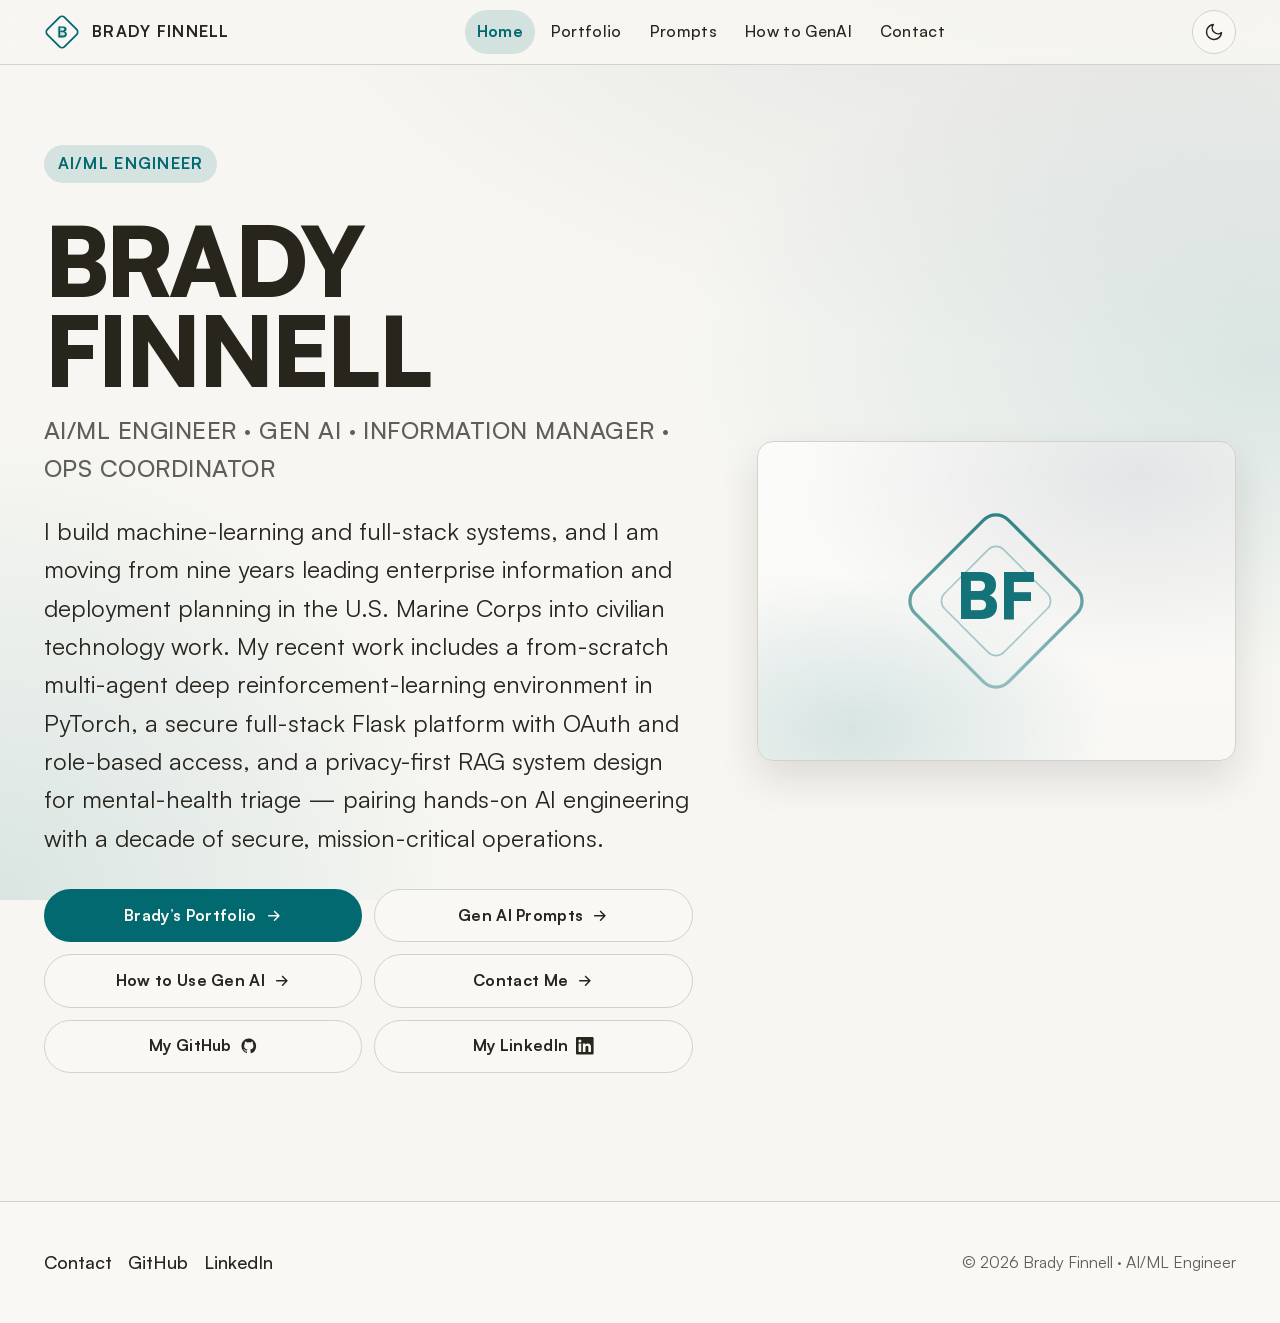
<file: index.html>
<!DOCTYPE html>
<html lang="en">
<head>
  <meta charset="UTF-8" />
  <meta name="viewport" content="width=device-width, initial-scale=1.0" />

  <title>Brady Finnell — AI/ML Engineer</title>
  <meta name="description" content="Portfolio of Brady Finnell, an AI/ML engineer transitioning from the U.S. Marine Corps to civilian technology roles. Reinforcement learning, full-stack Flask apps, and responsible AI system design." />

  <!-- Security headers deliverable via meta. NOTE: frame-ancestors and
       X-Content-Type-Options must be sent as real HTTP response headers by the
       server; a meta CSP cannot enforce frame-ancestors. See README. -->
  <meta http-equiv="Content-Security-Policy" content="default-src 'none'; base-uri 'self'; script-src 'self'; style-src 'self'; font-src 'self'; img-src 'self'; connect-src 'self'; form-action https://formspree.io; frame-src 'none'; object-src 'none'; manifest-src 'self'" />
  <meta name="referrer" content="strict-origin-when-cross-origin" />

  <!-- Open Graph -->
  <meta property="og:type" content="website" />
  <meta property="og:title" content="Brady Finnell — AI/ML Engineer" />
  <meta property="og:description" content="AI/ML engineer transitioning from the U.S. Marine Corps to civilian tech. Reinforcement learning, full-stack Flask apps, and responsible AI system design." />
  <meta property="og:url" content="https://bradys.dev/" />
  <meta property="og:image" content="https://bradys.dev/assets/img/og-home.svg" />
  <meta name="twitter:card" content="summary_large_image" />

  <link rel="canonical" href="https://bradys.dev/" />
  <link rel="icon" href="assets/img/favicon.svg" type="image/svg+xml" />
  <link rel="preload" href="assets/fonts/satoshi-900.woff2" as="font" type="font/woff2" crossorigin />
  <link rel="stylesheet" href="assets/css/styles.css" />

  <script type="application/ld+json">
  {
    "@context": "https://schema.org",
    "@type": "Person",
    "name": "Brady Finnell",
    "jobTitle": "AI/ML Engineer",
    "description": "AI/ML engineer transitioning from the U.S. Marine Corps to civilian technology roles.",
    "url": "https://bradys.dev/",
    "sameAs": [
      "https://github.com/Brady-Source",
      "https://www.linkedin.com/in/brady-finnell/"
    ],
    "knowsAbout": ["Machine Learning", "Reinforcement Learning", "PyTorch", "Full-Stack Development", "Flask", "Responsible AI", "Database Design"]
  }
  </script>
</head>
<body>
  <a class="skip-link" href="#main">Skip to content</a>

  <header class="site-header">
    <div class="container site-header__inner">
      <a class="brand" href="index.html" aria-label="Brady Finnell — home">
        <svg class="brand-mark" viewBox="0 0 40 40" fill="none" xmlns="http://www.w3.org/2000/svg" role="img" aria-label="BF diamond brand mark">
          <rect x="6.5" y="6.5" width="27" height="27" rx="4" transform="rotate(45 20 20)" stroke="currentColor" stroke-width="2"/>
          <path d="M15 13.5h6.2c2.3 0 3.8 1.2 3.8 3.1 0 1.4-.8 2.4-2 2.8 1.5.3 2.5 1.4 2.5 3 0 2.1-1.6 3.4-4.1 3.4H15V13.5Z" fill="currentColor" opacity="0.14"/>
          <path d="M16 14h2v12h-2z" fill="currentColor"/>
          <path d="M17 14h4.6c2.1 0 3.4 1.1 3.4 2.9 0 1.3-.7 2.2-1.9 2.6v.1c1.4.3 2.3 1.3 2.3 2.8 0 2-1.5 3.6-4 3.6H17v-2h4.1c1.3 0 2.1-.7 2.1-1.8 0-1.1-.8-1.8-2.2-1.8H18v-1.9h2.6c1.2 0 2-.6 2-1.6 0-1-.7-1.6-1.9-1.6H17z" fill="currentColor"/>
        </svg>
        <span>Brady&nbsp;Finnell</span>
      </a>

      <nav class="primary-nav" id="primary-nav" aria-label="Primary">
        <ul class="nav-list">
          <li><a href="index.html" aria-current="page">Home</a></li>
          <li><a href="portfolio.html">Portfolio</a></li>
          <li><a href="prompts.html">Prompts</a></li>
          <li><a href="genai.html">How to GenAI</a></li>
          <li><a href="contact.html">Contact</a></li>
        </ul>
      </nav>

      <div class="header-actions">
        <button class="theme-toggle" type="button" data-theme-toggle aria-label="Switch color theme"></button>
        <button class="nav-toggle" type="button" data-nav-toggle aria-controls="primary-nav" aria-expanded="false" aria-label="Toggle navigation menu">
          <svg class="icon" width="22" height="22" viewBox="0 0 24 24" fill="none" stroke="currentColor" stroke-width="2" stroke-linecap="round" aria-hidden="true"><path d="M4 7h16M4 12h16M4 17h16"/></svg>
        </button>
      </div>
    </div>
  </header>

  <main id="main">
    <section class="hero">
      <div class="container hero__grid">
        <div>
          <p class="eyebrow">AI/ML Engineer</p>
          <h1 class="hero__title">Brady<br />Finnell</h1>
          <p class="hero__role">AI/ML Engineer &middot; Gen AI &middot; Information Manager &middot; Ops Coordinator</p>
          <p class="hero__lead">
            I build machine-learning and full-stack systems, and I am moving from nine years
            leading enterprise information and deployment planning in the U.S. Marine Corps into
            civilian technology work. My recent work includes a from-scratch multi-agent deep
            reinforcement-learning environment in PyTorch, a secure full-stack Flask platform with
            OAuth and role-based access, and a privacy-first RAG system design for mental-health
            triage &mdash; pairing hands-on AI engineering with a decade of secure, mission-critical
            operations.
          </p>

          <div class="hero__actions">
            <a class="btn btn--primary" href="portfolio.html">Brady&rsquo;s Portfolio
              <svg class="icon" viewBox="0 0 24 24" fill="none" stroke="currentColor" stroke-width="2" stroke-linecap="round" stroke-linejoin="round" aria-hidden="true"><path d="M5 12h14M13 6l6 6-6 6"/></svg>
            </a>
            <a class="btn btn--ghost" href="prompts.html">Gen AI Prompts
              <svg class="icon" viewBox="0 0 24 24" fill="none" stroke="currentColor" stroke-width="2" stroke-linecap="round" stroke-linejoin="round" aria-hidden="true"><path d="M5 12h14M13 6l6 6-6 6"/></svg>
            </a>
            <a class="btn btn--ghost" href="genai.html">How to Use Gen AI
              <svg class="icon" viewBox="0 0 24 24" fill="none" stroke="currentColor" stroke-width="2" stroke-linecap="round" stroke-linejoin="round" aria-hidden="true"><path d="M5 12h14M13 6l6 6-6 6"/></svg>
            </a>
            <a class="btn btn--ghost" href="contact.html">Contact Me
              <svg class="icon" viewBox="0 0 24 24" fill="none" stroke="currentColor" stroke-width="2" stroke-linecap="round" stroke-linejoin="round" aria-hidden="true"><path d="M5 12h14M13 6l6 6-6 6"/></svg>
            </a>
            <a class="btn btn--ghost" href="https://github.com/Brady-Source" rel="noopener noreferrer">My GitHub
              <svg class="icon" viewBox="0 0 24 24" fill="currentColor" aria-hidden="true"><path d="M12 2C6.48 2 2 6.58 2 12.25c0 4.53 2.87 8.37 6.84 9.73.5.09.68-.22.68-.49l-.01-1.7c-2.78.62-3.37-1.36-3.37-1.36-.45-1.18-1.11-1.5-1.11-1.5-.91-.64.07-.62.07-.62 1 .07 1.53 1.05 1.53 1.05.89 1.56 2.34 1.11 2.91.85.09-.66.35-1.11.63-1.36-2.22-.26-4.56-1.14-4.56-5.06 0-1.12.39-2.03 1.03-2.75-.1-.26-.45-1.3.1-2.71 0 0 .84-.28 2.75 1.05a9.34 9.34 0 0 1 5 0c1.91-1.33 2.75-1.05 2.75-1.05.55 1.41.2 2.45.1 2.71.64.72 1.03 1.63 1.03 2.75 0 3.93-2.34 4.79-4.57 5.05.36.32.68.94.68 1.9l-.01 2.82c0 .27.18.59.69.49A10.02 10.02 0 0 0 22 12.25C22 6.58 17.52 2 12 2Z"/></svg>
            </a>
            <a class="btn btn--ghost" href="https://www.linkedin.com/in/brady-finnell/" rel="noopener noreferrer">My LinkedIn
              <svg class="icon" viewBox="0 0 24 24" fill="currentColor" aria-hidden="true"><path d="M20.45 20.45h-3.56v-5.57c0-1.33-.03-3.04-1.85-3.04-1.85 0-2.14 1.45-2.14 2.94v5.67H9.35V9h3.42v1.56h.05c.48-.9 1.64-1.85 3.37-1.85 3.6 0 4.27 2.37 4.27 5.46v6.28ZM5.34 7.43a2.07 2.07 0 1 1 0-4.14 2.07 2.07 0 0 1 0 4.14ZM7.12 20.45H3.55V9h3.57v11.45ZM22.22 0H1.77C.79 0 0 .77 0 1.72v20.56C0 23.23.79 24 1.77 24h20.45c.98 0 1.78-.77 1.78-1.72V1.72C24 .77 23.2 0 22.22 0Z"/></svg>
            </a>
          </div>
        </div>

        <div class="hero__aside" aria-hidden="true">
          <svg class="hero__mark" viewBox="0 0 200 200" fill="none" xmlns="http://www.w3.org/2000/svg">
            <defs>
              <linearGradient id="bfg" x1="0" y1="0" x2="1" y2="1">
                <stop offset="0" stop-color="currentColor" stop-opacity="0.9"/>
                <stop offset="1" stop-color="currentColor" stop-opacity="0.4"/>
              </linearGradient>
            </defs>
            <rect x="40" y="40" width="120" height="120" rx="16" transform="rotate(45 100 100)" stroke="url(#bfg)" stroke-width="3"/>
            <rect x="62" y="62" width="76" height="76" rx="10" transform="rotate(45 100 100)" stroke="currentColor" stroke-width="1.5" opacity="0.35"/>
            <text x="100" y="116" text-anchor="middle" font-family="Satoshi, sans-serif" font-size="58" font-weight="900" fill="currentColor">BF</text>
          </svg>
        </div>
      </div>
    </section>
  </main>

  <footer class="site-footer">
    <div class="container site-footer__inner">
      <ul class="footer-links">
        <li><a href="contact.html">Contact</a></li>
        <li><a href="https://github.com/Brady-Source" rel="noopener noreferrer">GitHub</a></li>
        <li><a href="https://www.linkedin.com/in/brady-finnell/" rel="noopener noreferrer">LinkedIn</a></li>
      </ul>
      <p class="footer-meta">&copy; <span id="year">2026</span> Brady Finnell &middot; AI/ML Engineer</p>
    </div>
  </footer>

  <div id="toast" class="toast" role="status" aria-live="polite"></div>

  <script src="assets/js/site.js"></script>
</body>
</html>
</file>
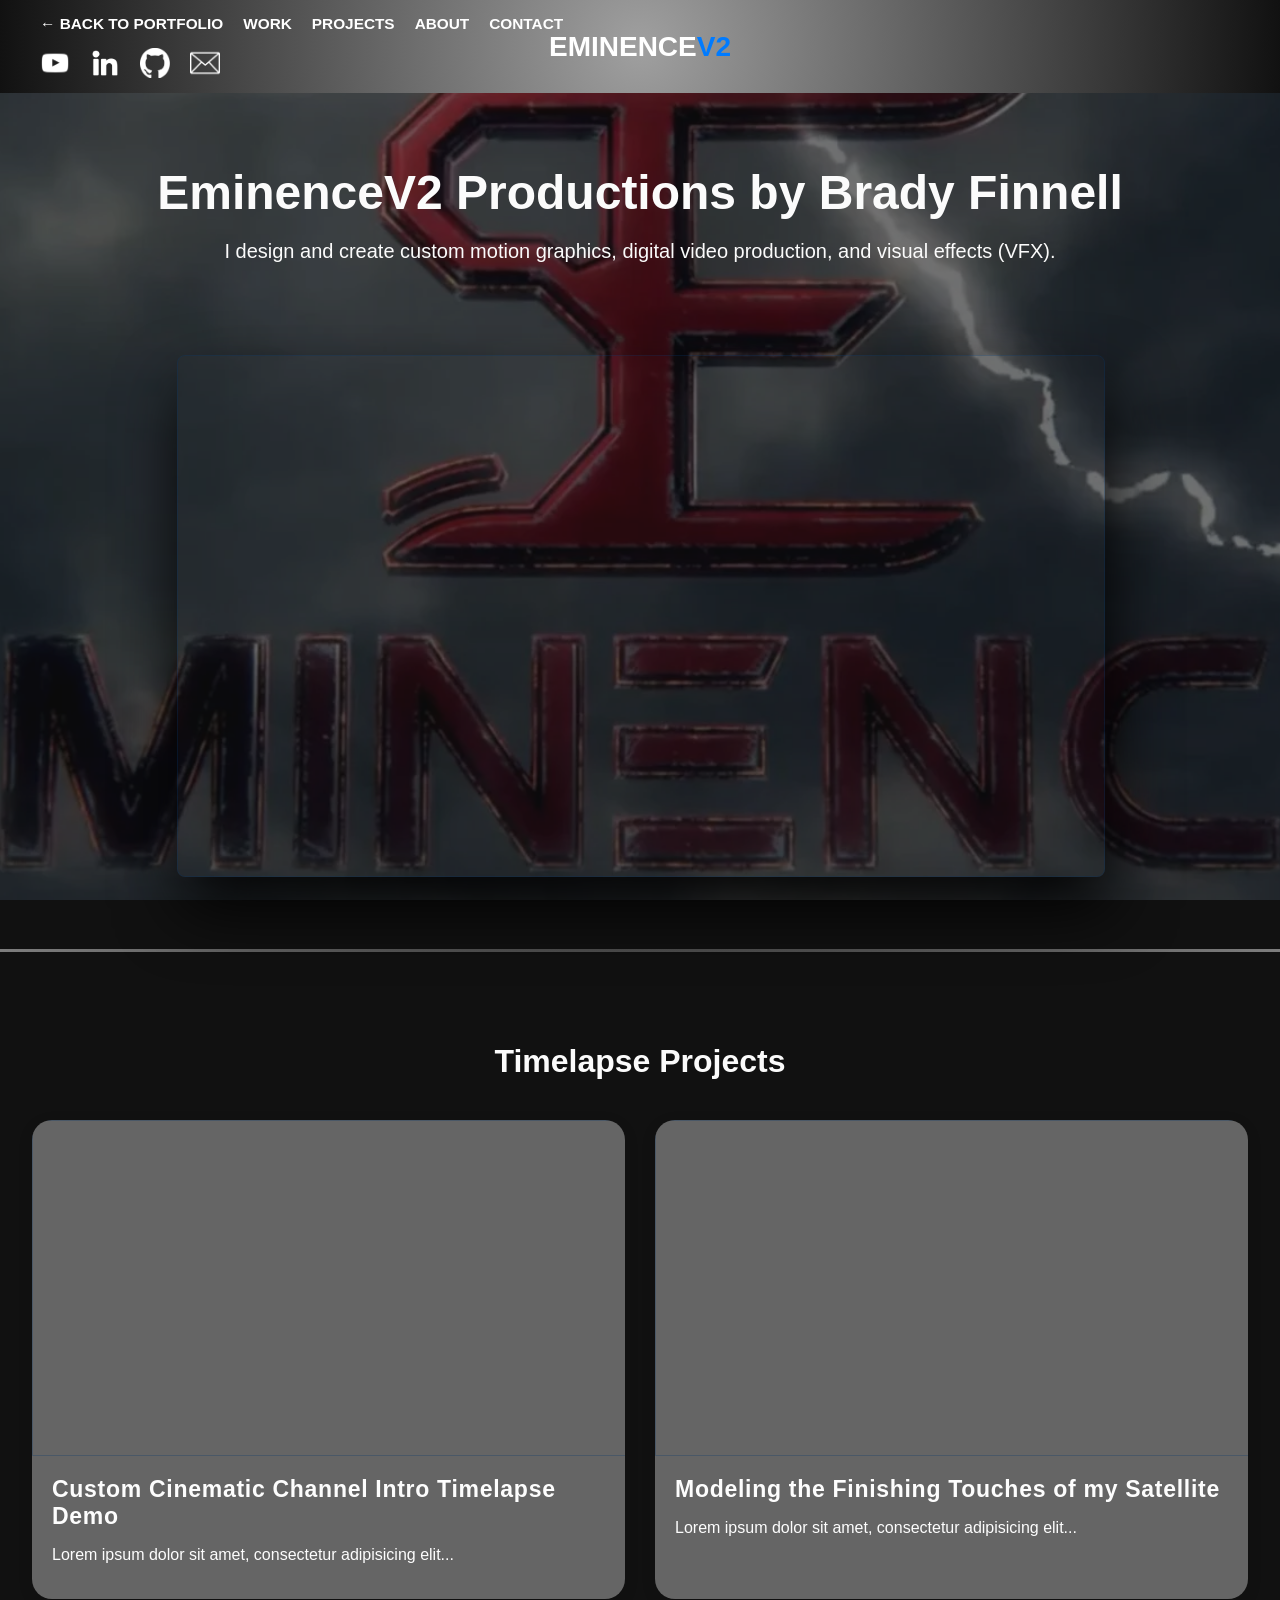
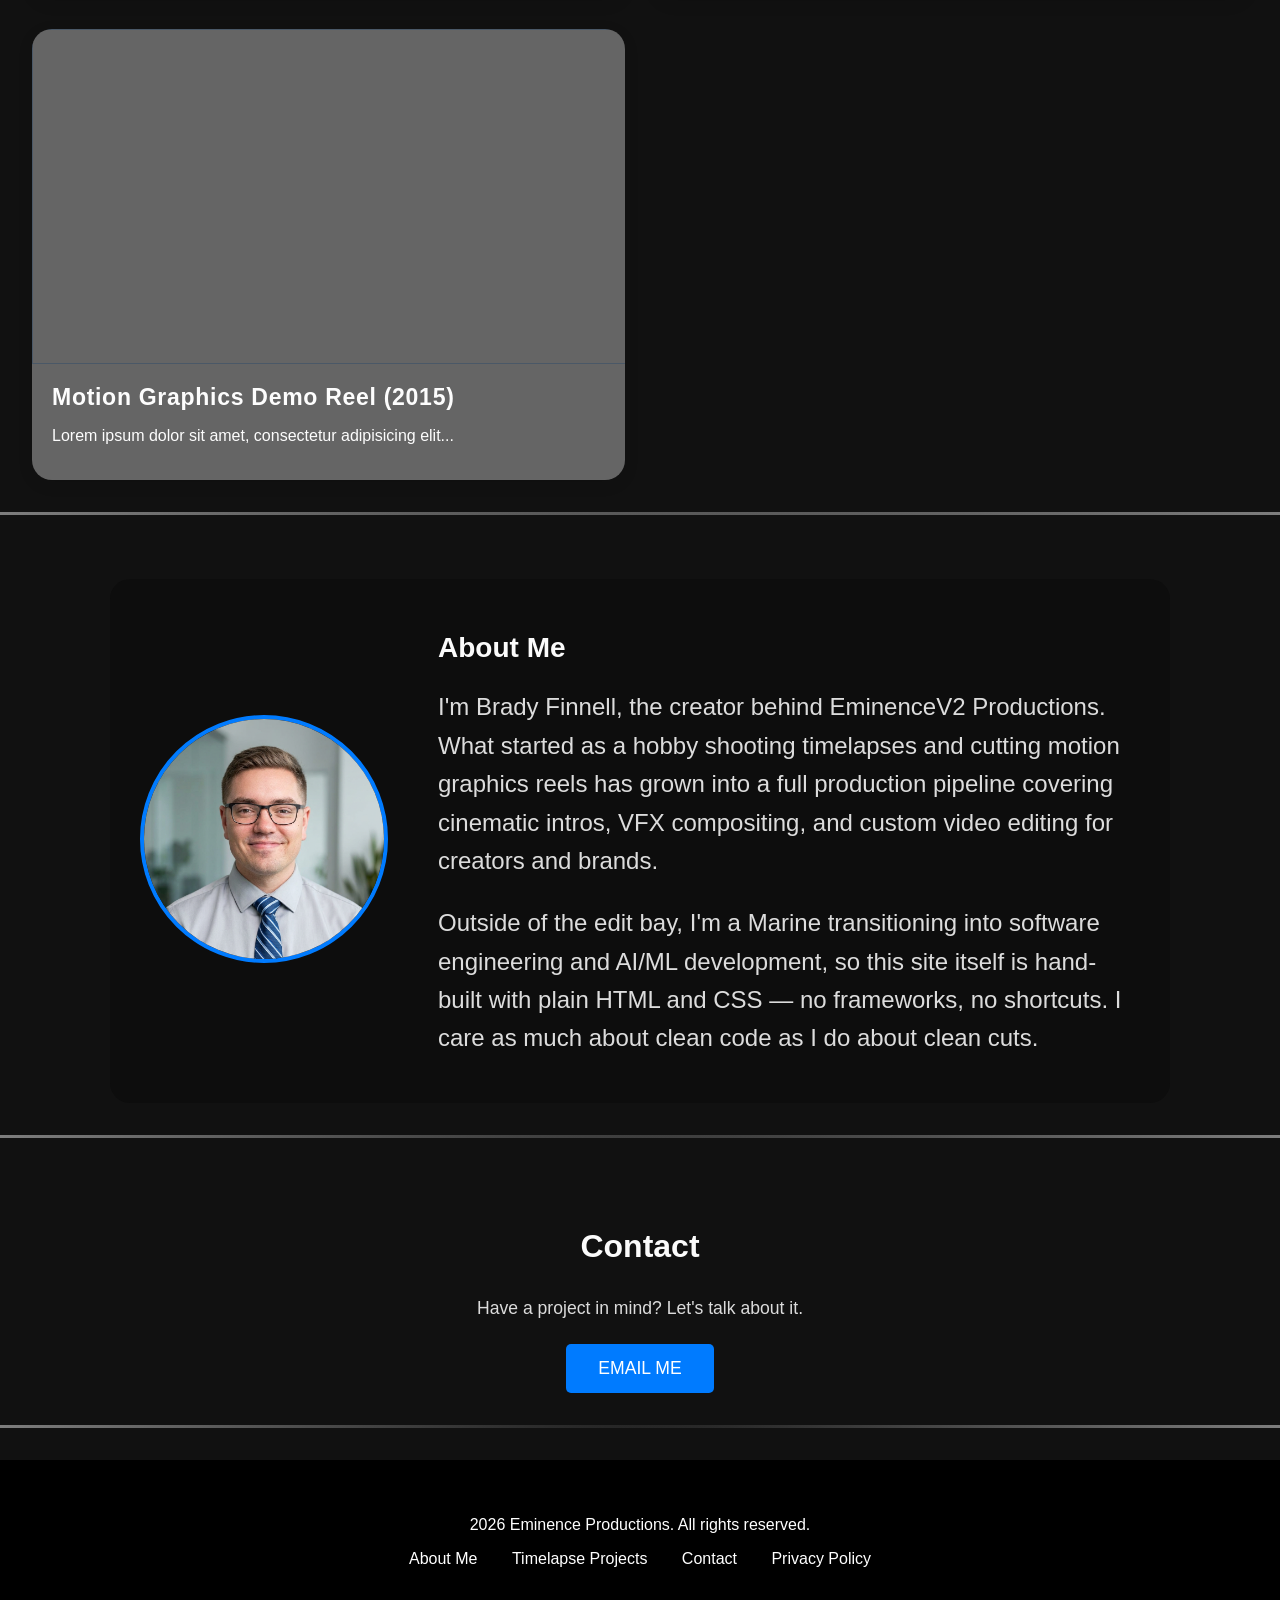
<file: demo_sites/html-css-certification-site/index.html>
<!-- Boiler plate HTML -->
<!doctype html>
<html lang="en">
  <head>
    <meta charset="UTF-8" />
    <meta name="viewport" content="width=device-width, initial-scale=1" />
    <title>Eminence Productions</title>
    <link rel="stylesheet" href="css/styles.css" />
    <link rel="preconnect" href="https://fonts.googleapis.com" />
    <link rel="preconnect" href="https://fonts.gstatic.com" crossorigin />
    <link
      href="https://fonts.googleapis.com/css2?family=Bebas+Neue&display=swap"
      rel="stylesheet"
    />
    <meta charset="utf-8" />
    <meta name="referrer" content="strict-origin-when-cross-origin" />
    <meta
      http-equiv="Content-Security-Policy"
      content="
  default-src 'none';
  base-uri 'self';
  form-action 'none';
  object-src 'none';
  frame-ancestors 'none';
  img-src 'self' data:;
  style-src 'self' 'unsafe-inline';
  font-src 'self' data:;
  script-src 'none';
  connect-src 'none';
  media-src 'self';
  frame-src https://www.youtube.com https://www.youtube-nocookie.com;
  upgrade-insecure-requests
"
    />
  </head>
  <!-- Body content of the page -->
  <body>
    <!-- Header content with gradient background and navbar -->
    <header class="header">
      <nav class="navbar">
                <!-- Center Side: Logo/Name -->
        <div class="nav-center">
          <span class="nav-logo"
            >Eminence<span class="nav-logo-accent">V2</span></span
          >
        </div>
        <!-- Left Side: Same-page section links -->
        <div class="nav-left">
          <a href="/portfolio.html" class="nav-link">&larr; Back to Portfolio</a>
          <a href="#work" class="nav-link">Work</a>
          <a href="#projects" class="nav-link">Projects</a>
          <a href="#about" class="nav-link">About</a>
          <a href="#contact" class="nav-link">Contact</a>
        </div>
        <!-- Right Side: Contact Icons -->
        <div class="nav-right">
          <a
            href="https://www.youtube.com/@EminenceV2"
            target="_blank"
            class="nav-icon-link"
            aria-label="YouTube"
          >
            <img class="nav-icon" src="images/youtube_icon.png" alt="YouTube" />
          </a>
          <a
            href="https://www.linkedin.com/in/brady-finnell/"
            target="_blank"
            class="nav-icon-link"
            aria-label="LinkedIn"
          >
            <img
              class="nav-icon"
              src="images/linkedin_icon.png"
              alt="LinkedIn"
            />
          </a>
          <a
            href="https://github.com/Brady-Source"
            target="_blank"
            class="nav-icon-link"
            aria-label="GitHub"
          >
            <img class="nav-icon" src="images/github_icon.png" alt="GitHub" />
          </a>
          <a
            href="mailto:bradyf@bradys.dev"
            class="nav-icon-link"
            aria-label="Email"
          >
            <img class="nav-icon" src="images/email_icon.png" alt="Email" />
          </a>
        </div>
      </nav>
    </header>
    <!-- The main content of the page: Header, description, cards -->
    <main class="main-content">
      <section id="work" class="hero">
        <div class="hero-content">
          <h1>EminenceV2 Productions by Brady Finnell</h1>
          <p>
            I design and create custom motion graphics, digital video
            production, and visual effects (VFX).
          </p>
          <div class="hero-section">
            <!-- YouTube Video Embed Container -->
            <div class="video-container">
              <iframe
                src="https://www.youtube.com/embed/YYVajl98aSk?si=LH8zbgvSZLlW1Cbo"
                title="YouTube video player"
                frameborder="0"
                allow="
                  accelerometer;
                  autoplay;
                  clipboard-write;
                  encrypted-media;
                  gyroscope;
                  picture-in-picture;
                  web-share;
                "
                referrerpolicy="strict-origin-when-cross-origin"
                allowfullscreen
              ></iframe>
            </div>
          </div>
        </div>
      </section>
      <!---CARD SECTION-->
      <section id="projects" class="card-section">
        <h2>Timelapse Projects</h2>
        <div class="card-container">
          <div class="card">
            <div class="card-video-container">
              <iframe
                src="https://www.youtube.com/embed/GzqkaRNw8p4?si=OKNlXEoM9Ckpv9ZR"
                title="YouTube video player"
                frameborder="0"
                allow="
                  accelerometer;
                  autoplay;
                  clipboard-write;
                  encrypted-media;
                  gyroscope;
                  picture-in-picture;
                  web-share;
                "
                referrerpolicy="strict-origin-when-cross-origin"
                allowfullscreen
              ></iframe>
            </div>
            <div class="card-content">
              <h3>Custom Cinematic Channel Intro Timelapse Demo</h3>
              <p>Lorem ipsum dolor sit amet, consectetur adipisicing elit...</p>
            </div>
          </div>

          <div class="card">
            <div class="card-video-container">
              <iframe
                src="https://www.youtube.com/embed/Un95bvyDofY?si=YcyfPai-6M2FIwlW"
                title="YouTube video player"
                frameborder="0"
                allow="
                  accelerometer;
                  autoplay;
                  clipboard-write;
                  encrypted-media;
                  gyroscope;
                  picture-in-picture;
                  web-share;
                "
                referrerpolicy="strict-origin-when-cross-origin"
                allowfullscreen
              ></iframe>
            </div>
            <div class="card-content">
              <h3>Modeling the Finishing Touches of my Satellite</h3>
              <p>Lorem ipsum dolor sit amet, consectetur adipisicing elit...</p>
            </div>
          </div>

          <div class="card">
            <div class="card-video-container">
              <iframe
                width="560"
                height="315"
                src="https://www.youtube.com/embed/E8y2wmdTLL0?si=2wbOWb5iavyavvpO"
                title="YouTube video player"
                frameborder="0"
                allow="
                  accelerometer;
                  autoplay;
                  clipboard-write;
                  encrypted-media;
                  gyroscope;
                  picture-in-picture;
                  web-share;
                "
                referrerpolicy="strict-origin-when-cross-origin"
                allowfullscreen
              ></iframe>
            </div>
            <div class="card-content">
              <h3>Motion Graphics Demo Reel (2015)</h3>
              <p>Lorem ipsum dolor sit amet, consectetur adipisicing elit...</p>
            </div>
          </div>
        </div>
      </section>

      <!--ABOUT SECTION-->
      <section id="about" class="about-section">
        <div class="about-container">
          <div class="about-image">
            <img src="images/Headshot.png" alt="Brady Finnell" />
          </div>
          <div class="about-text">
            <h2>About Me</h2>
            <p>
              I'm Brady Finnell, the creator behind EminenceV2 Productions. What
              started as a hobby shooting timelapses and cutting motion graphics
              reels has grown into a full production pipeline covering cinematic
              intros, VFX compositing, and custom video editing for creators and
              brands.
            </p>
            <p>
              Outside of the edit bay, I'm a Marine transitioning into software
              engineering and AI/ML development, so this site itself is
              hand-built with plain HTML and CSS &mdash; no frameworks, no
              shortcuts. I care as much about clean code as I do about clean
              cuts.
            </p>
          </div>
        </div>
      </section>

      <!--CONTACT SECTION-->
      <section id="contact" class="contact-section">
        <h2>Contact</h2>
        <p>Have a project in mind? Let's talk about it.</p>
        <a href="mailto:bradyf@bradys.dev" class="contact-button"> Email Me </a>
      </section>

      <!--FOOTER SECTION-->
      <footer class="footer">
        <div class="footer-content">
          <p>2026 Eminence Productions. All rights reserved.</p>
          <div class="footer-links">
            <a href="#about">About Me</a>
            <a href="#projects">Timelapse Projects</a>
            <a href="#contact">Contact</a>
            <a href="#privacy">Privacy Policy</a>
          </div>
        </div>
      </footer>
    </main>
  </body>
</html>
</file>
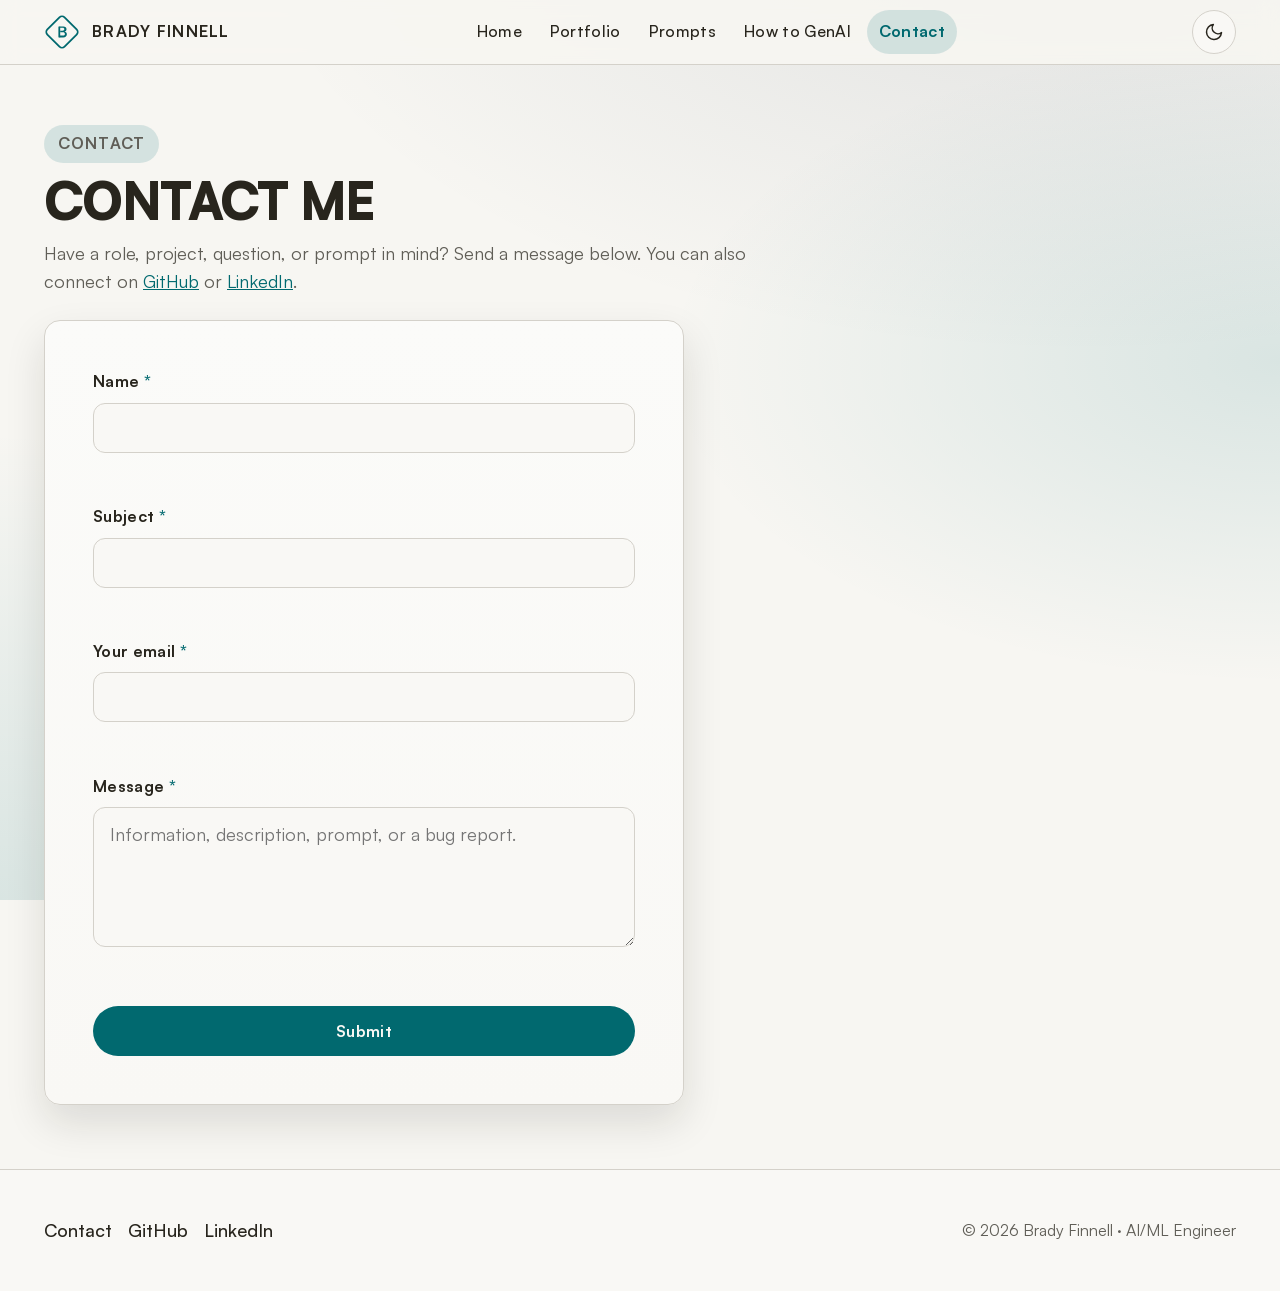
<file: contact.html>
<!DOCTYPE html>
<html lang="en">
<head>
  <meta charset="UTF-8" />
  <meta name="viewport" content="width=device-width, initial-scale=1.0" />

  <title>Contact — Brady Finnell</title>
  <meta name="description" content="Get in touch with Brady Finnell. Send a message about roles, projects, or collaboration through the contact form, or connect on GitHub and LinkedIn." />

  <!-- form-action limited to the static form service origin (Formspree). -->
  <meta http-equiv="Content-Security-Policy" content="default-src 'none'; base-uri 'self'; script-src 'self'; style-src 'self'; font-src 'self'; img-src 'self'; connect-src 'self' https://formspree.io; form-action https://formspree.io; frame-src 'none'; object-src 'none'; manifest-src 'self'" />
  <meta name="referrer" content="strict-origin-when-cross-origin" />

  <meta property="og:type" content="website" />
  <meta property="og:title" content="Contact — Brady Finnell" />
  <meta property="og:description" content="Get in touch about AI/ML and full-stack roles, projects, or collaboration." />
  <meta property="og:url" content="https://bradys.dev/contact.html" />
  <meta property="og:image" content="https://bradys.dev/assets/img/og-home.svg" />
  <meta name="twitter:card" content="summary_large_image" />

  <link rel="canonical" href="https://bradys.dev/contact.html" />
  <link rel="icon" href="assets/img/favicon.svg" type="image/svg+xml" />
  <link rel="preload" href="assets/fonts/satoshi-900.woff2" as="font" type="font/woff2" crossorigin />
  <link rel="stylesheet" href="assets/css/styles.css" />
</head>
<body>
  <a class="skip-link" href="#main">Skip to content</a>

  <header class="site-header">
    <div class="container site-header__inner">
      <a class="brand" href="index.html" aria-label="Brady Finnell — home">
        <svg class="brand-mark" viewBox="0 0 40 40" fill="none" xmlns="http://www.w3.org/2000/svg" role="img" aria-label="BF diamond brand mark">
          <rect x="6.5" y="6.5" width="27" height="27" rx="4" transform="rotate(45 20 20)" stroke="currentColor" stroke-width="2"/>
          <path d="M17 14h4.6c2.1 0 3.4 1.1 3.4 2.9 0 1.3-.7 2.2-1.9 2.6v.1c1.4.3 2.3 1.3 2.3 2.8 0 2-1.5 3.6-4 3.6H17v-2h4.1c1.3 0 2.1-.7 2.1-1.8 0-1.1-.8-1.8-2.2-1.8H18v-1.9h2.6c1.2 0 2-.6 2-1.6 0-1-.7-1.6-1.9-1.6H17z" fill="currentColor"/>
          <path d="M16 14h2v12h-2z" fill="currentColor"/>
        </svg>
        <span>Brady&nbsp;Finnell</span>
      </a>

      <nav class="primary-nav" id="primary-nav" aria-label="Primary">
        <ul class="nav-list">
          <li><a href="index.html">Home</a></li>
          <li><a href="portfolio.html">Portfolio</a></li>
          <li><a href="prompts.html">Prompts</a></li>
          <li><a href="genai.html">How to GenAI</a></li>
          <li><a href="contact.html" aria-current="page">Contact</a></li>
        </ul>
      </nav>

      <div class="header-actions">
        <button class="theme-toggle" type="button" data-theme-toggle aria-label="Switch color theme"></button>
        <button class="nav-toggle" type="button" data-nav-toggle aria-controls="primary-nav" aria-expanded="false" aria-label="Toggle navigation menu">
          <svg class="icon" width="22" height="22" viewBox="0 0 24 24" fill="none" stroke="currentColor" stroke-width="2" stroke-linecap="round" aria-hidden="true"><path d="M4 7h16M4 12h16M4 17h16"/></svg>
        </button>
      </div>
    </div>
  </header>

  <main id="main">
    <div class="container">
      <div class="page-head">
        <p class="eyebrow">Contact</p>
        <h1>Contact me</h1>
        <p>Have a role, project, question, or prompt in mind? Send a message below. You can also connect on <a href="https://github.com/Brady-Source" rel="noopener noreferrer">GitHub</a> or <a href="https://www.linkedin.com/in/brady-finnell/" rel="noopener noreferrer">LinkedIn</a>.</p>
      </div>

      <section class="panel form-wrap">
        <!-- Static-service form. The endpoint is a configurable Formspree placeholder (no secret in markup). -->
        <form id="contact-form" action="https://formspree.io/f/mojgklkb" method="POST" novalidate>
          <div class="field">
            <label for="name">Name <span class="req" aria-hidden="true">*</span></label>
            <input type="text" id="name" name="name" autocomplete="name" required aria-required="true" aria-describedby="name-error" />
            <span class="field__error" id="name-error" role="alert"></span>
          </div>

          <div class="field">
            <label for="subject">Subject <span class="req" aria-hidden="true">*</span></label>
            <input type="text" id="subject" name="subject" required aria-required="true" aria-describedby="subject-error" />
            <span class="field__error" id="subject-error" role="alert"></span>
          </div>

          <div class="field">
            <label for="email">Your email <span class="req" aria-hidden="true">*</span></label>
            <input type="email" id="email" name="email" autocomplete="email" required aria-required="true" aria-describedby="email-error" inputmode="email" />
            <span class="field__error" id="email-error" role="alert"></span>
          </div>

          <div class="field">
            <label for="message">Message <span class="req" aria-hidden="true">*</span></label>
            <textarea id="message" name="message" required aria-required="true" aria-describedby="message-error" placeholder="Information, description, prompt, or a bug report."></textarea>
            <span class="field__error" id="message-error" role="alert"></span>
          </div>

          <!-- honeypot to reduce spam; hidden from users and AT -->
          <div class="sr-only" aria-hidden="true">
            <label for="company">Company (leave blank)</label>
            <input type="text" id="company" name="_gotcha" tabindex="-1" autocomplete="off" />
          </div>

          <button class="btn btn--primary btn--block" type="submit">Submit</button>
          <p class="form-status" id="form-status" role="status" aria-live="polite" hidden></p>
        </form>
      </section>
    </div>
  </main>

  <footer class="site-footer">
    <div class="container site-footer__inner">
      <ul class="footer-links">
        <li><a href="contact.html">Contact</a></li>
        <li><a href="https://github.com/Brady-Source" rel="noopener noreferrer">GitHub</a></li>
        <li><a href="https://www.linkedin.com/in/brady-finnell/" rel="noopener noreferrer">LinkedIn</a></li>
      </ul>
      <p class="footer-meta">&copy; <span id="year">2026</span> Brady Finnell &middot; AI/ML Engineer</p>
    </div>
  </footer>

  <div id="toast" class="toast" role="status" aria-live="polite"></div>

  <script src="assets/js/site.js"></script>
  <script src="assets/js/contact.js"></script>
</body>
</html>
</file>
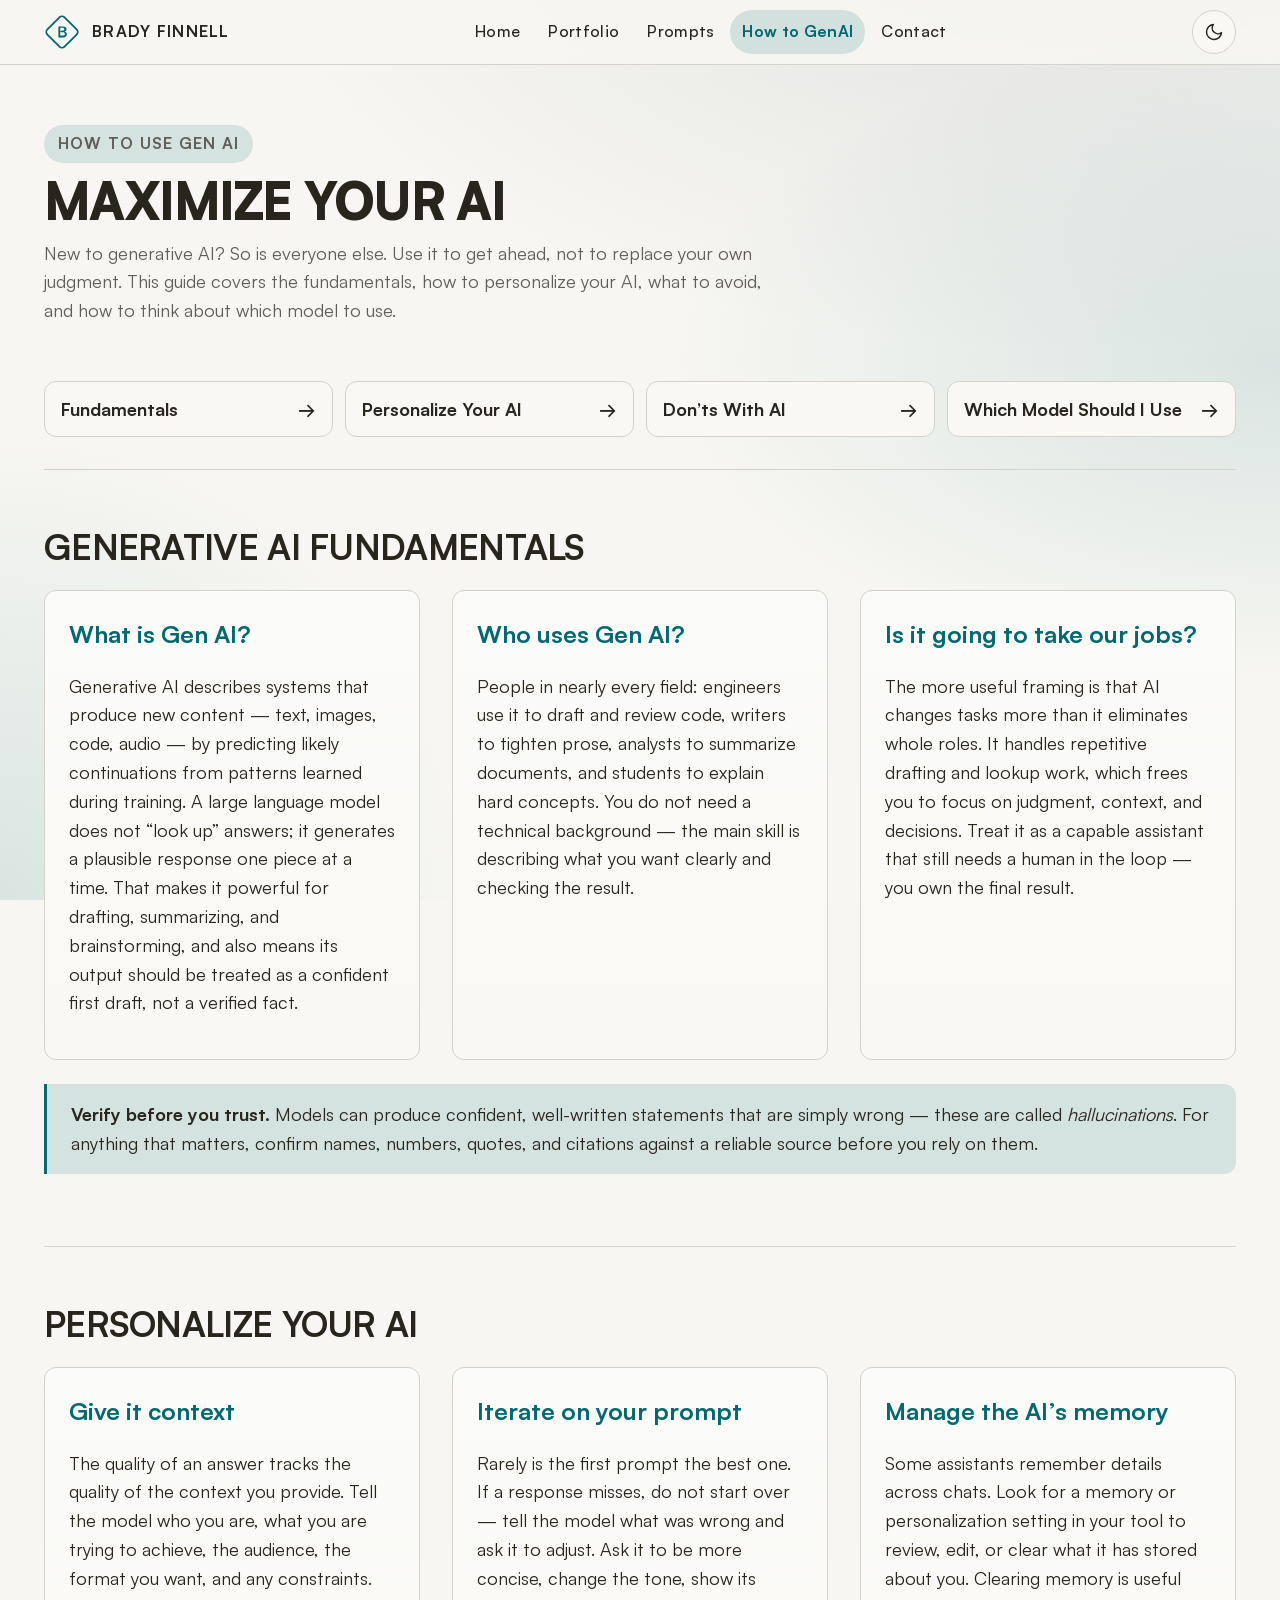
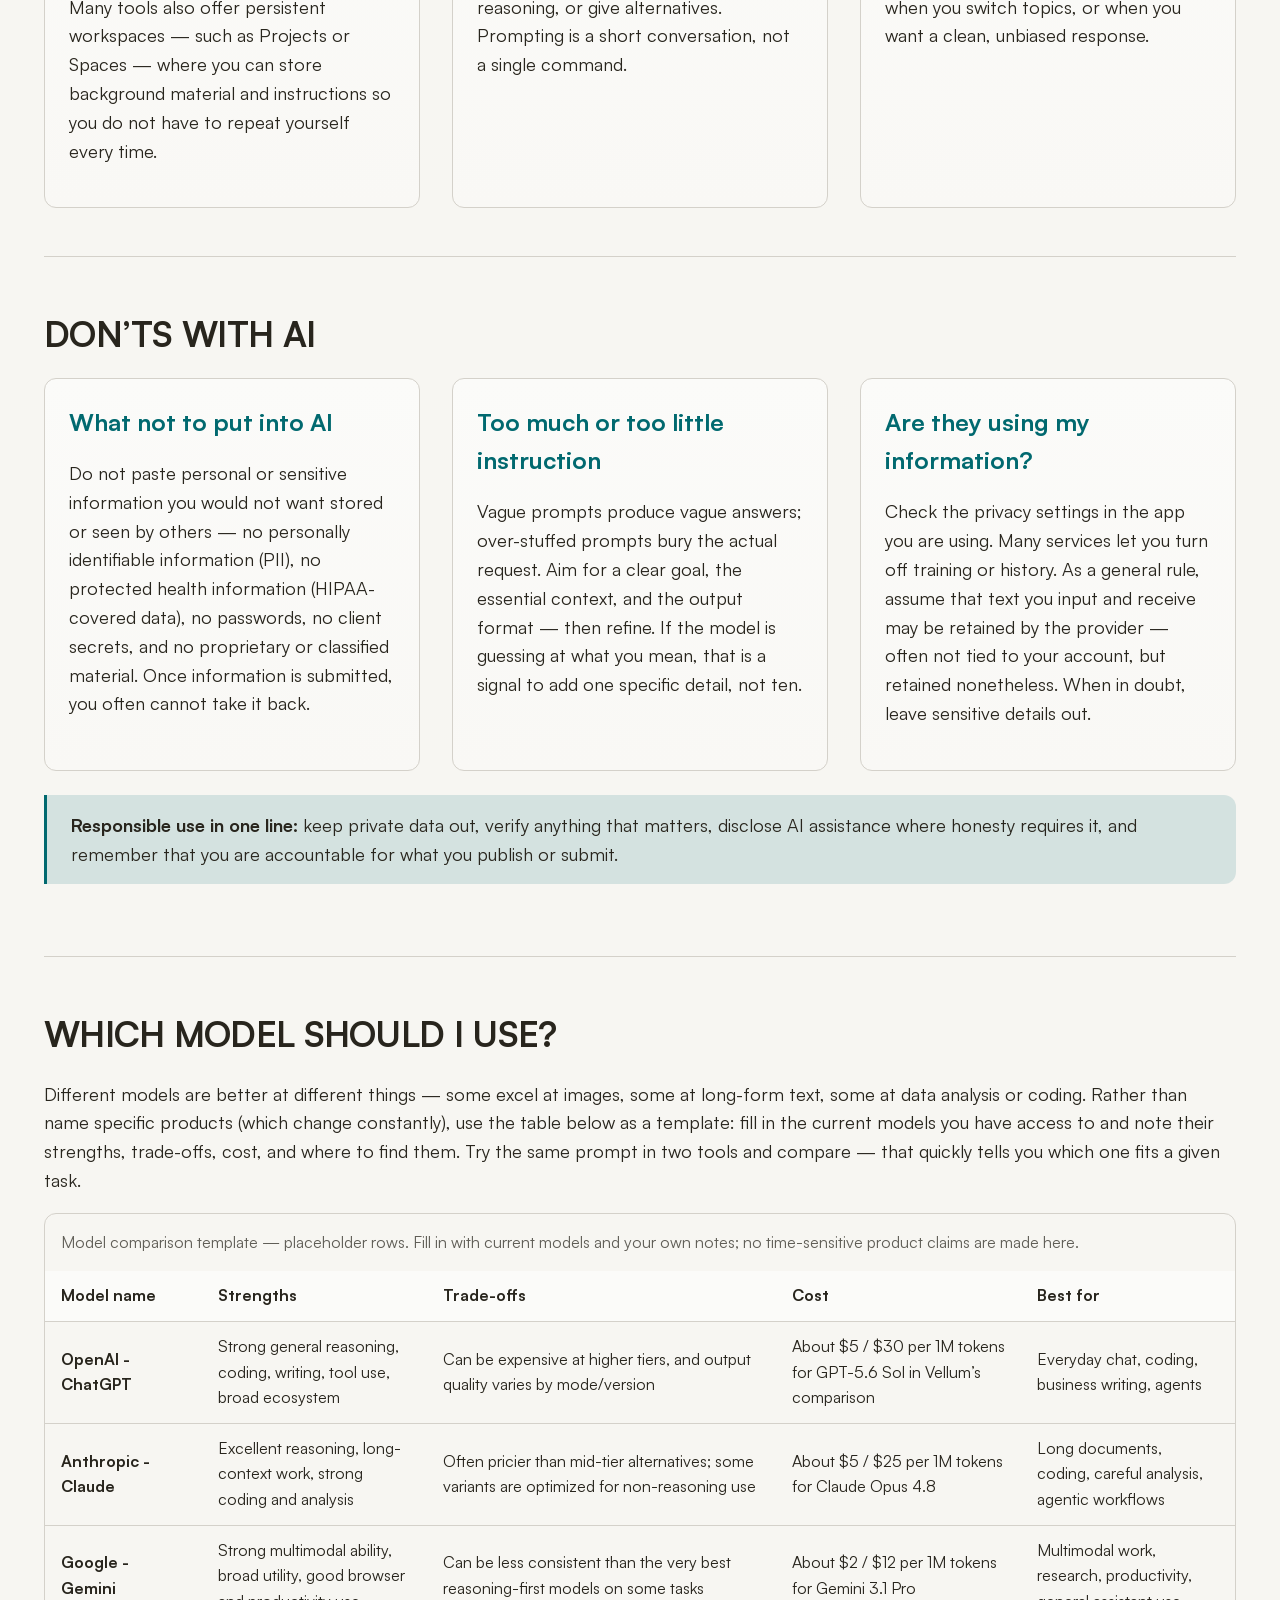
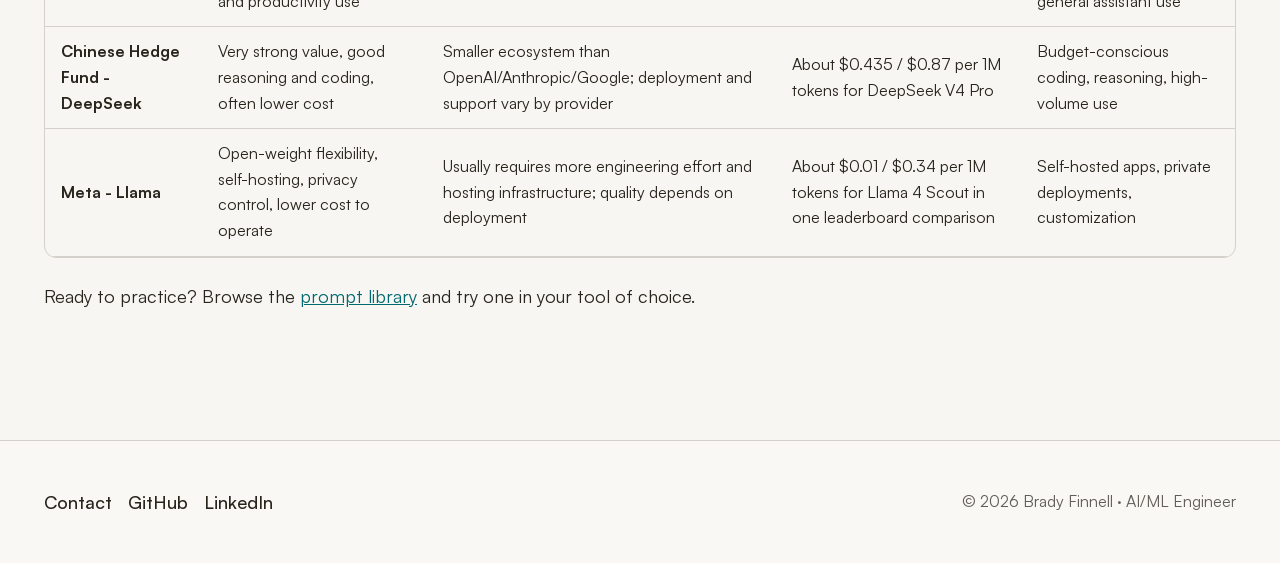
<file: genai.html>
<!DOCTYPE html>
<html lang="en">
<head>
  <meta charset="UTF-8" />
  <meta name="viewport" content="width=device-width, initial-scale=1.0" />

  <title>How to Use Gen AI — Brady Finnell</title>
  <meta name="description" content="A beginner-to-intermediate guide to using generative AI responsibly: fundamentals, personalizing your AI, what not to put into AI, and how to think about which model to use." />

  <meta http-equiv="Content-Security-Policy" content="default-src 'none'; base-uri 'self'; script-src 'self'; style-src 'self'; font-src 'self'; img-src 'self'; connect-src 'self'; form-action 'none'; frame-src 'none'; object-src 'none'; manifest-src 'self'" />
  <meta name="referrer" content="strict-origin-when-cross-origin" />

  <meta property="og:type" content="article" />
  <meta property="og:title" content="How to Use Gen AI — Brady Finnell" />
  <meta property="og:description" content="A practical, responsible-use guide to generative AI: fundamentals, personalization, privacy, and choosing a model." />
  <meta property="og:url" content="https://bradys.dev/genai.html" />
  <meta property="og:image" content="https://bradys.dev/assets/img/og-home.svg" />
  <meta name="twitter:card" content="summary_large_image" />

  <link rel="canonical" href="https://bradys.dev/genai.html" />
  <link rel="icon" href="assets/img/favicon.svg" type="image/svg+xml" />
  <link rel="preload" href="assets/fonts/satoshi-900.woff2" as="font" type="font/woff2" crossorigin />
  <link rel="stylesheet" href="assets/css/styles.css" />
</head>
<body>
  <a class="skip-link" href="#main">Skip to content</a>

  <header class="site-header">
    <div class="container site-header__inner">
      <a class="brand" href="index.html" aria-label="Brady Finnell — home">
        <svg class="brand-mark" viewBox="0 0 40 40" fill="none" xmlns="http://www.w3.org/2000/svg" role="img" aria-label="BF diamond brand mark">
          <rect x="6.5" y="6.5" width="27" height="27" rx="4" transform="rotate(45 20 20)" stroke="currentColor" stroke-width="2"/>
          <path d="M17 14h4.6c2.1 0 3.4 1.1 3.4 2.9 0 1.3-.7 2.2-1.9 2.6v.1c1.4.3 2.3 1.3 2.3 2.8 0 2-1.5 3.6-4 3.6H17v-2h4.1c1.3 0 2.1-.7 2.1-1.8 0-1.1-.8-1.8-2.2-1.8H18v-1.9h2.6c1.2 0 2-.6 2-1.6 0-1-.7-1.6-1.9-1.6H17z" fill="currentColor"/>
          <path d="M16 14h2v12h-2z" fill="currentColor"/>
        </svg>
        <span>Brady&nbsp;Finnell</span>
      </a>

      <nav class="primary-nav" id="primary-nav" aria-label="Primary">
        <ul class="nav-list">
          <li><a href="index.html">Home</a></li>
          <li><a href="portfolio.html">Portfolio</a></li>
          <li><a href="prompts.html">Prompts</a></li>
          <li><a href="genai.html" aria-current="page">How to GenAI</a></li>
          <li><a href="contact.html">Contact</a></li>
        </ul>
      </nav>

      <div class="header-actions">
        <button class="theme-toggle" type="button" data-theme-toggle aria-label="Switch color theme"></button>
        <button class="nav-toggle" type="button" data-nav-toggle aria-controls="primary-nav" aria-expanded="false" aria-label="Toggle navigation menu">
          <svg class="icon" width="22" height="22" viewBox="0 0 24 24" fill="none" stroke="currentColor" stroke-width="2" stroke-linecap="round" aria-hidden="true"><path d="M4 7h16M4 12h16M4 17h16"/></svg>
        </button>
      </div>
    </div>
  </header>

  <main id="main">
    <div class="container">
      <div class="page-head">
        <p class="eyebrow">How to Use Gen AI</p>
        <h1>Maximize your AI</h1>
        <p>New to generative AI? So is everyone else. Use it to get ahead, not to replace your own judgment. This guide covers the fundamentals, how to personalize your AI, what to avoid, and how to think about which model to use.</p>
      </div>

      <nav class="guide-nav" aria-label="Guide sections">
        <a href="#fundamentals">Fundamentals <span aria-hidden="true">→</span></a>
        <a href="#personalize">Personalize Your AI <span aria-hidden="true">→</span></a>
        <a href="#donts">Don&rsquo;ts With AI <span aria-hidden="true">→</span></a>
        <a href="#models">Which Model Should I Use <span aria-hidden="true">→</span></a>
      </nav>

      <!-- FUNDAMENTALS -->
      <section class="guide-section" id="fundamentals" aria-labelledby="fundamentals-h">
        <h2 id="fundamentals-h">Generative AI Fundamentals</h2>
        <div class="guide-cols">
          <div class="guide-card">
            <h3>What is Gen AI?</h3>
            <p>Generative AI describes systems that produce new content — text, images, code, audio — by predicting likely continuations from patterns learned during training. A large language model does not &ldquo;look up&rdquo; answers; it generates a plausible response one piece at a time. That makes it powerful for drafting, summarizing, and brainstorming, and also means its output should be treated as a confident first draft, not a verified fact.</p>
          </div>
          <div class="guide-card">
            <h3>Who uses Gen AI?</h3>
            <p>People in nearly every field: engineers use it to draft and review code, writers to tighten prose, analysts to summarize documents, and students to explain hard concepts. You do not need a technical background — the main skill is describing what you want clearly and checking the result.</p>
          </div>
          <div class="guide-card">
            <h3>Is it going to take our jobs?</h3>
            <p>The more useful framing is that AI changes tasks more than it eliminates whole roles. It handles repetitive drafting and lookup work, which frees you to focus on judgment, context, and decisions. Treat it as a capable assistant that still needs a human in the loop — you own the final result.</p>
          </div>
        </div>
        <div class="callout">
          <strong>Verify before you trust.</strong> Models can produce confident, well-written statements that are simply wrong — these are called <em>hallucinations</em>. For anything that matters, confirm names, numbers, quotes, and citations against a reliable source before you rely on them.
        </div>
      </section>

      <!-- PERSONALIZE -->
      <section class="guide-section" id="personalize" aria-labelledby="personalize-h">
        <h2 id="personalize-h">Personalize Your AI</h2>
        <div class="guide-cols">
          <div class="guide-card">
            <h3>Give it context</h3>
            <p>The quality of an answer tracks the quality of the context you provide. Tell the model who you are, what you are trying to achieve, the audience, the format you want, and any constraints. Many tools also offer persistent workspaces — such as Projects or Spaces — where you can store background material and instructions so you do not have to repeat yourself every time.</p>
          </div>
          <div class="guide-card">
            <h3>Iterate on your prompt</h3>
            <p>Rarely is the first prompt the best one. If a response misses, do not start over — tell the model what was wrong and ask it to adjust. Ask it to be more concise, change the tone, show its reasoning, or give alternatives. Prompting is a short conversation, not a single command.</p>
          </div>
          <div class="guide-card">
            <h3>Manage the AI&rsquo;s memory</h3>
            <p>Some assistants remember details across chats. Look for a memory or personalization setting in your tool to review, edit, or clear what it has stored about you. Clearing memory is useful when you switch topics, or when you want a clean, unbiased response.</p>
          </div>
        </div>
      </section>

      <!-- DON'TS -->
      <section class="guide-section" id="donts" aria-labelledby="donts-h">
        <h2 id="donts-h">Don&rsquo;ts With AI</h2>
        <div class="guide-cols">
          <div class="guide-card">
            <h3>What not to put into AI</h3>
            <p>Do not paste personal or sensitive information you would not want stored or seen by others — no personally identifiable information (PII), no protected health information (HIPAA-covered data), no passwords, no client secrets, and no proprietary or classified material. Once information is submitted, you often cannot take it back.</p>
          </div>
          <div class="guide-card">
            <h3>Too much or too little instruction</h3>
            <p>Vague prompts produce vague answers; over-stuffed prompts bury the actual request. Aim for a clear goal, the essential context, and the output format — then refine. If the model is guessing at what you mean, that is a signal to add one specific detail, not ten.</p>
          </div>
          <div class="guide-card">
            <h3>Are they using my information?</h3>
            <p>Check the privacy settings in the app you are using. Many services let you turn off training or history. As a general rule, assume that text you input and receive may be retained by the provider — often not tied to your account, but retained nonetheless. When in doubt, leave sensitive details out.</p>
          </div>
        </div>
        <div class="callout">
          <strong>Responsible use in one line:</strong> keep private data out, verify anything that matters, disclose AI assistance where honesty requires it, and remember that you are accountable for what you publish or submit.
        </div>
      </section>

      <!-- MODELS -->
      <section class="guide-section" id="models" aria-labelledby="models-h">
        <h2 id="models-h">Which Model Should I Use?</h2>
        <p>Different models are better at different things — some excel at images, some at long-form text, some at data analysis or coding. Rather than name specific products (which change constantly), use the table below as a template: fill in the current models you have access to and note their strengths, trade-offs, cost, and where to find them. Try the same prompt in two tools and compare — that quickly tells you which one fits a given task.</p>
        <div class="table-wrap">
          <table class="model-table">
            <caption>Model comparison template — placeholder rows. Fill in with current models and your own notes; no time-sensitive product claims are made here.</caption>
            <thead>
              <tr>
                <th scope="col">Model name</th>
                <th scope="col">Strengths</th>
                <th scope="col">Trade-offs</th>
                <th scope="col">Cost</th>
                <th scope="col">Best for</th>
              </tr>
            </thead>
            <tbody>
              <tr>
                <th scope="row">OpenAI - ChatGPT</th>
                <td >Strong general reasoning, coding, writing, tool use, broad ecosystem</td>
                <td >Can be expensive at higher tiers, and output quality varies by mode/version</td>
                <td >About $5 / $30 per 1M tokens for GPT-5.6 Sol in Vellum’s comparison</td>
                <td >Everyday chat, coding, business writing, agents</td>
              </tr>
              <tr>
                <th scope="row">Anthropic - Claude</th>
                <td >Excellent reasoning, long-context work, strong coding and analysis</td>
                <td >Often pricier than mid-tier alternatives; some variants are optimized for non-reasoning use</td>
                <td >About $5 / $25 per 1M tokens for Claude Opus 4.8</td>
                <td >Long documents, coding, careful analysis, agentic workflows</td>
              </tr>
              <tr>
                <th scope="row" >Google - Gemini</th>
                <td >Strong multimodal ability, broad utility, good browser and productivity use</td>
                <td >Can be less consistent than the very best reasoning-first models on some tasks</td>
                <td >About $2 / $12 per 1M tokens for Gemini 3.1 Pro</td>
                <td >Multimodal work, research, productivity, general assistant use</td>
              </tr>
              <tr>
                <th scope="row" >Chinese Hedge Fund - DeepSeek</th>
                <td >Very strong value, good reasoning and coding, often lower cost</td>
                <td >Smaller ecosystem than OpenAI/Anthropic/Google; deployment and support vary by provider</td>
                <td >About $0.435 / $0.87 per 1M tokens for DeepSeek V4 Pro</td>
                <td >Budget-conscious coding, reasoning, high-volume use</td>
              </tr>
              <tr>
                <th scope="row" >Meta - Llama</th>
                <td >Open-weight flexibility, self-hosting, privacy control, lower cost to operate</td>
                <td >Usually requires more engineering effort and hosting infrastructure; quality depends on deployment</td>
                <td >About $0.01 / $0.34 per 1M tokens for Llama 4 Scout in one leaderboard comparison</td>
                <td >Self-hosted apps, private deployments, customization</td>
              </tr>
            </tbody>
          </table>
        </div>
        <p class="mt-6">Ready to practice? Browse the <a href="prompts.html">prompt library</a> and try one in your tool of choice.</p>
      </section>
    </div>
  </main>

  <footer class="site-footer">
    <div class="container site-footer__inner">
      <ul class="footer-links">
        <li><a href="contact.html">Contact</a></li>
        <li><a href="https://github.com/Brady-Source" rel="noopener noreferrer">GitHub</a></li>
        <li><a href="https://www.linkedin.com/in/brady-finnell/" rel="noopener noreferrer">LinkedIn</a></li>
      </ul>
      <p class="footer-meta">&copy; <span id="year">2026</span> Brady Finnell &middot; AI/ML Engineer</p>
    </div>
  </footer>

  <div id="toast" class="toast" role="status" aria-live="polite"></div>

  <script src="assets/js/site.js"></script>
</body>
</html>
</file>
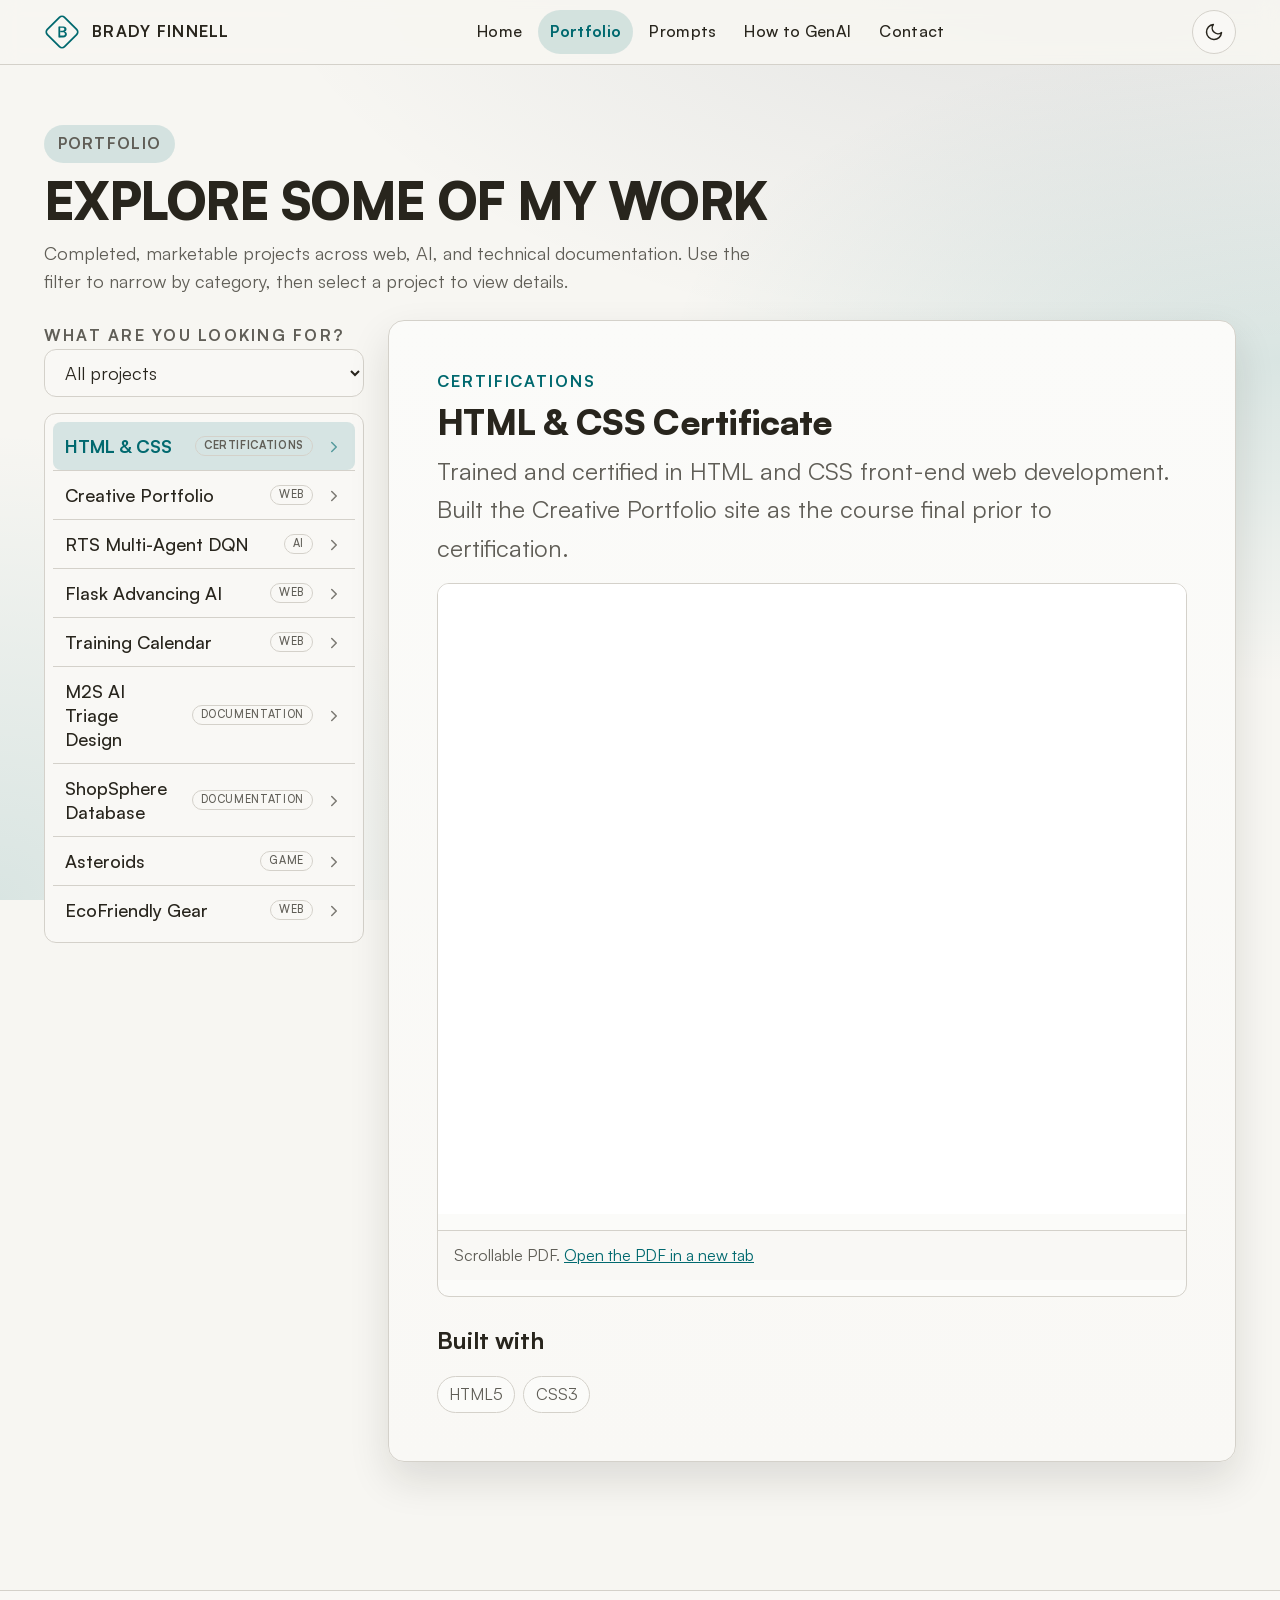
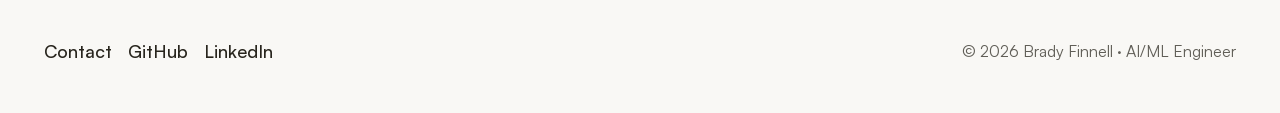
<file: portfolio.html>
<!doctype html>
<html lang="en">
  <head>
    <meta charset="UTF-8" />
    <meta name="viewport" content="width=device-width, initial-scale=1.0" />

    <title>Portfolio — Brady Finnell</title>
    <meta
      name="description"
      content="Selected work by Brady Finnell: multi-agent reinforcement learning, secure full-stack Flask apps, a responsible-AI RAG system design, and a scalable database architecture. Filter by Web, AI, Documentation, Game, or Certifications."
    />

    <!-- Local PDF is embedded on this page, so frame-src includes 'self'. -->
    <meta
      http-equiv="Content-Security-Policy"
      content="default-src 'none'; base-uri 'self'; script-src 'self'; style-src 'self'; font-src 'self'; img-src 'self'; connect-src 'self'; form-action 'none'; frame-src 'self'; object-src 'none'; manifest-src 'self'"
    />
    <meta name="referrer" content="strict-origin-when-cross-origin" />

    <meta property="og:type" content="website" />
    <meta property="og:title" content="Portfolio — Brady Finnell" />
    <meta
      property="og:description"
      content="Multi-agent RL, secure full-stack Flask apps, a responsible-AI RAG design, and a scalable database architecture."
    />
    <meta property="og:url" content="https://bradys.dev/portfolio.html" />
    <meta
      property="og:image"
      content="https://bradys.dev/assets/img/og-home.svg"
    />
    <meta name="twitter:card" content="summary_large_image" />

    <link rel="canonical" href="https://bradys.dev/portfolio.html" />
    <link rel="icon" href="assets/img/favicon.svg" type="image/svg+xml" />
    <link
      rel="preload"
      href="assets/fonts/satoshi-900.woff2"
      as="font"
      type="font/woff2"
      crossorigin
    />
    <link rel="stylesheet" href="assets/css/styles.css" />
  </head>
  <body>
    <a class="skip-link" href="#main">Skip to content</a>

    <header class="site-header">
      <div class="container site-header__inner">
        <a class="brand" href="index.html" aria-label="Brady Finnell — home">
          <svg
            class="brand-mark"
            viewBox="0 0 40 40"
            fill="none"
            xmlns="http://www.w3.org/2000/svg"
            role="img"
            aria-label="BF diamond brand mark"
          >
            <rect
              x="6.5"
              y="6.5"
              width="27"
              height="27"
              rx="4"
              transform="rotate(45 20 20)"
              stroke="currentColor"
              stroke-width="2"
            />
            <path
              d="M17 14h4.6c2.1 0 3.4 1.1 3.4 2.9 0 1.3-.7 2.2-1.9 2.6v.1c1.4.3 2.3 1.3 2.3 2.8 0 2-1.5 3.6-4 3.6H17v-2h4.1c1.3 0 2.1-.7 2.1-1.8 0-1.1-.8-1.8-2.2-1.8H18v-1.9h2.6c1.2 0 2-.6 2-1.6 0-1-.7-1.6-1.9-1.6H17z"
              fill="currentColor"
            />
            <path d="M16 14h2v12h-2z" fill="currentColor" />
          </svg>
          <span>Brady&nbsp;Finnell</span>
        </a>

        <nav class="primary-nav" id="primary-nav" aria-label="Primary">
          <ul class="nav-list">
            <li><a href="index.html">Home</a></li>
            <li><a href="portfolio.html" aria-current="page">Portfolio</a></li>
            <li><a href="prompts.html">Prompts</a></li>
            <li><a href="genai.html">How to GenAI</a></li>
            <li><a href="contact.html">Contact</a></li>
          </ul>
        </nav>

        <div class="header-actions">
          <button
            class="theme-toggle"
            type="button"
            data-theme-toggle
            aria-label="Switch color theme"
          ></button>
          <button
            class="nav-toggle"
            type="button"
            data-nav-toggle
            aria-controls="primary-nav"
            aria-expanded="false"
            aria-label="Toggle navigation menu"
          >
            <svg
              class="icon"
              width="22"
              height="22"
              viewBox="0 0 24 24"
              fill="none"
              stroke="currentColor"
              stroke-width="2"
              stroke-linecap="round"
              aria-hidden="true"
            >
              <path d="M4 7h16M4 12h16M4 17h16" />
            </svg>
          </button>
        </div>
      </div>
    </header>

    <main id="main">
      <div class="container">
        <div class="page-head">
          <p class="eyebrow">Portfolio</p>
          <h1>Explore some of my work</h1>
          <p>
            Completed, marketable projects across web, AI, and technical
            documentation. Use the filter to narrow by category, then select a
            project to view details.
          </p>
        </div>

        <div class="split">
          <aside class="rail" aria-label="Project list and filter">
            <label class="rail__label" for="cat-filter"
              >What are you looking for?</label
            >
            <select
              class="filter-select"
              id="cat-filter"
              aria-label="Filter projects by category"
            >
              <option value="all">All projects</option>
              <option value="Web">Web</option>
              <option value="AI">AI</option>
              <option value="Documentation">Documentation</option>
              <option value="Game">Game</option>
              <option value="Certifications">Certifications</option>
            </select>
            <ul
              class="rail__list"
              id="project-list"
              role="list"
              aria-label="Projects"
            ></ul>
          </aside>

          <section
            class="work panel"
            aria-live="polite"
            aria-label="Selected project detail"
          >
            <div class="detail" id="detail"></div>
          </section>
        </div>
      </div>
    </main>

    <footer class="site-footer">
      <div class="container site-footer__inner">
        <ul class="footer-links">
          <li><a href="contact.html">Contact</a></li>
          <li>
            <a href="https://github.com/Brady-Source" rel="noopener noreferrer"
              >GitHub</a
            >
          </li>
          <li>
            <a
              href="https://www.linkedin.com/in/brady-finnell/"
              rel="noopener noreferrer"
              >LinkedIn</a
            >
          </li>
        </ul>
        <p class="footer-meta">
          &copy; <span id="year">2026</span> Brady Finnell &middot; AI/ML
          Engineer
        </p>
      </div>
    </footer>

    <!-- Demo-unavailable modal -->
    <div
      class="modal"
      id="demo-modal"
      hidden
      role="dialog"
      aria-modal="true"
      aria-labelledby="demo-modal-title"
      aria-describedby="demo-modal-body"
    >
      <div class="modal__dialog">
        <h2 class="modal__title" id="demo-modal-title">Demo unavailable</h2>
        <p class="modal__body" id="demo-modal-body">
          This function is unavailable — this is a demo.
        </p>
        <div class="modal__actions">
          <button class="btn btn--primary" type="button" data-modal-close>
            Got it
          </button>
        </div>
      </div>
    </div>

    <div id="toast" class="toast" role="status" aria-live="polite"></div>

    <script src="assets/js/site.js"></script>
    <script src="assets/js/portfolio.js"></script>
  </body>
</html>
</file>
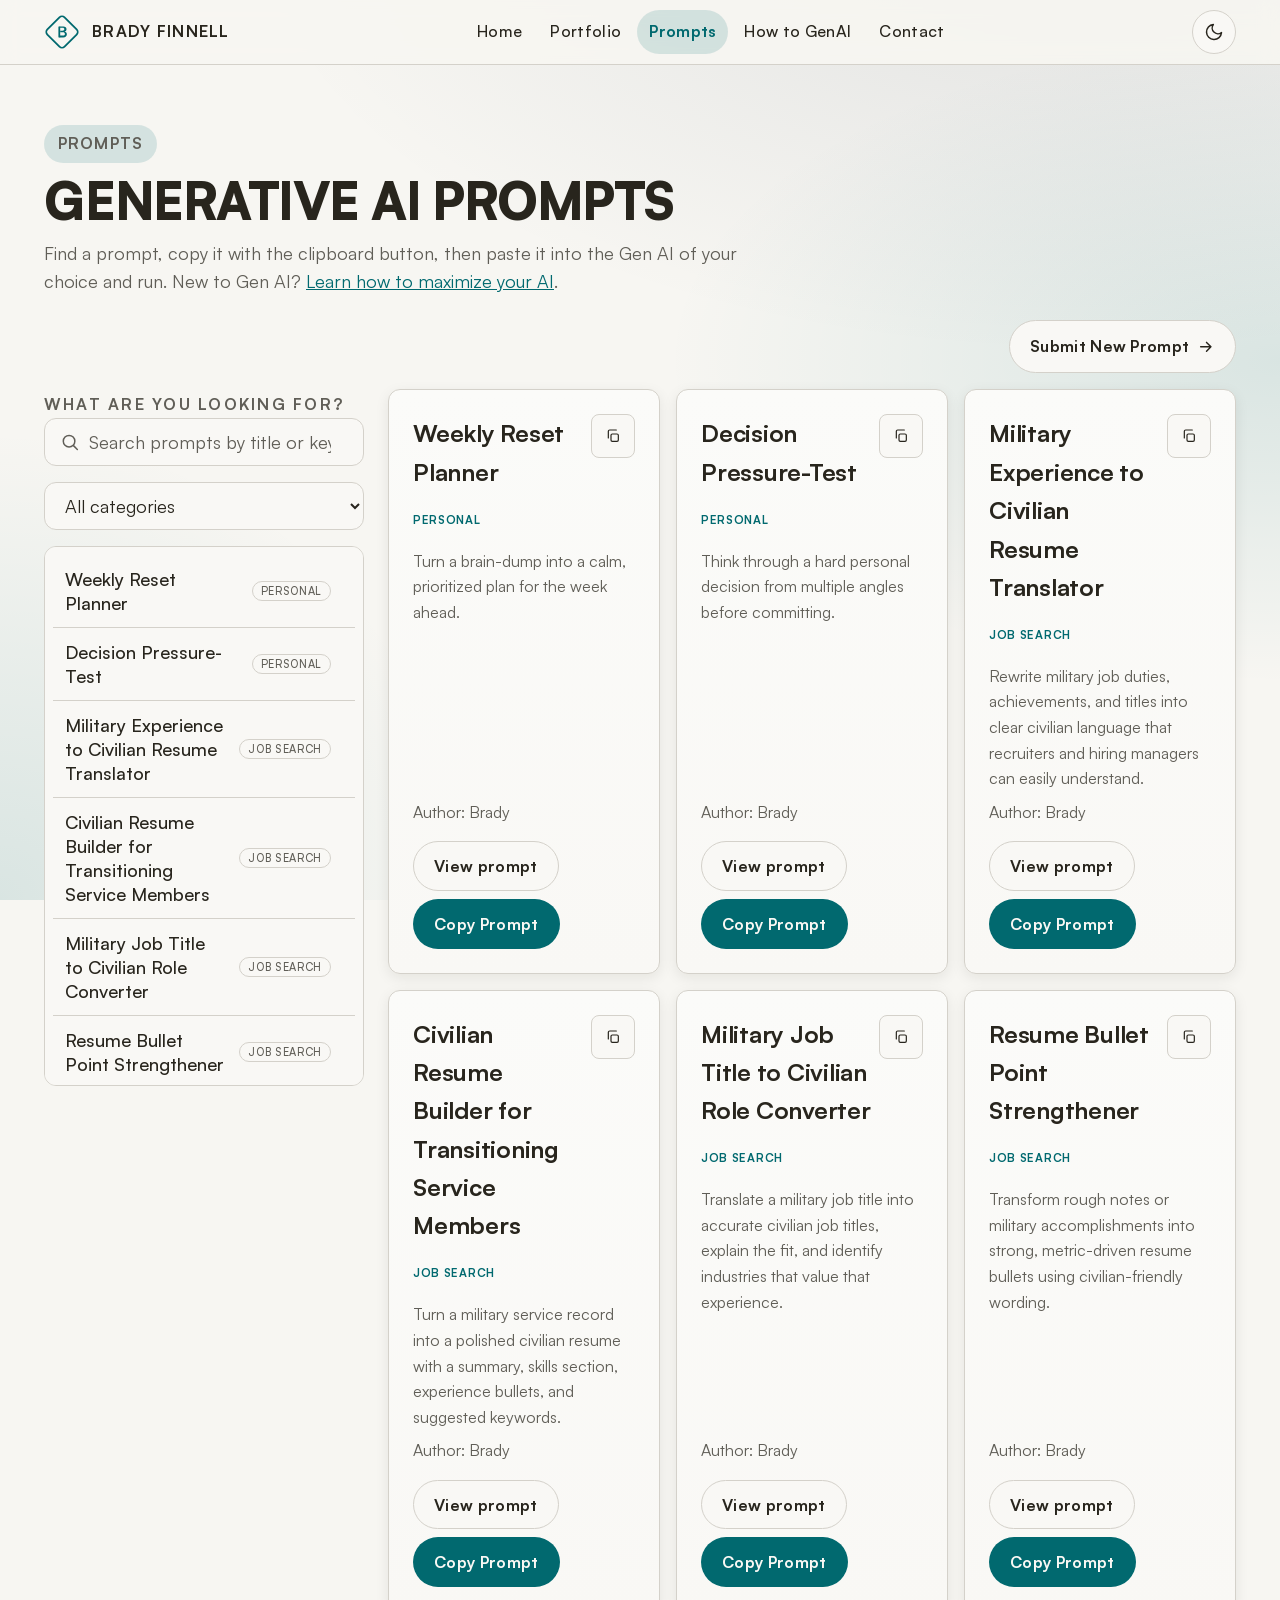
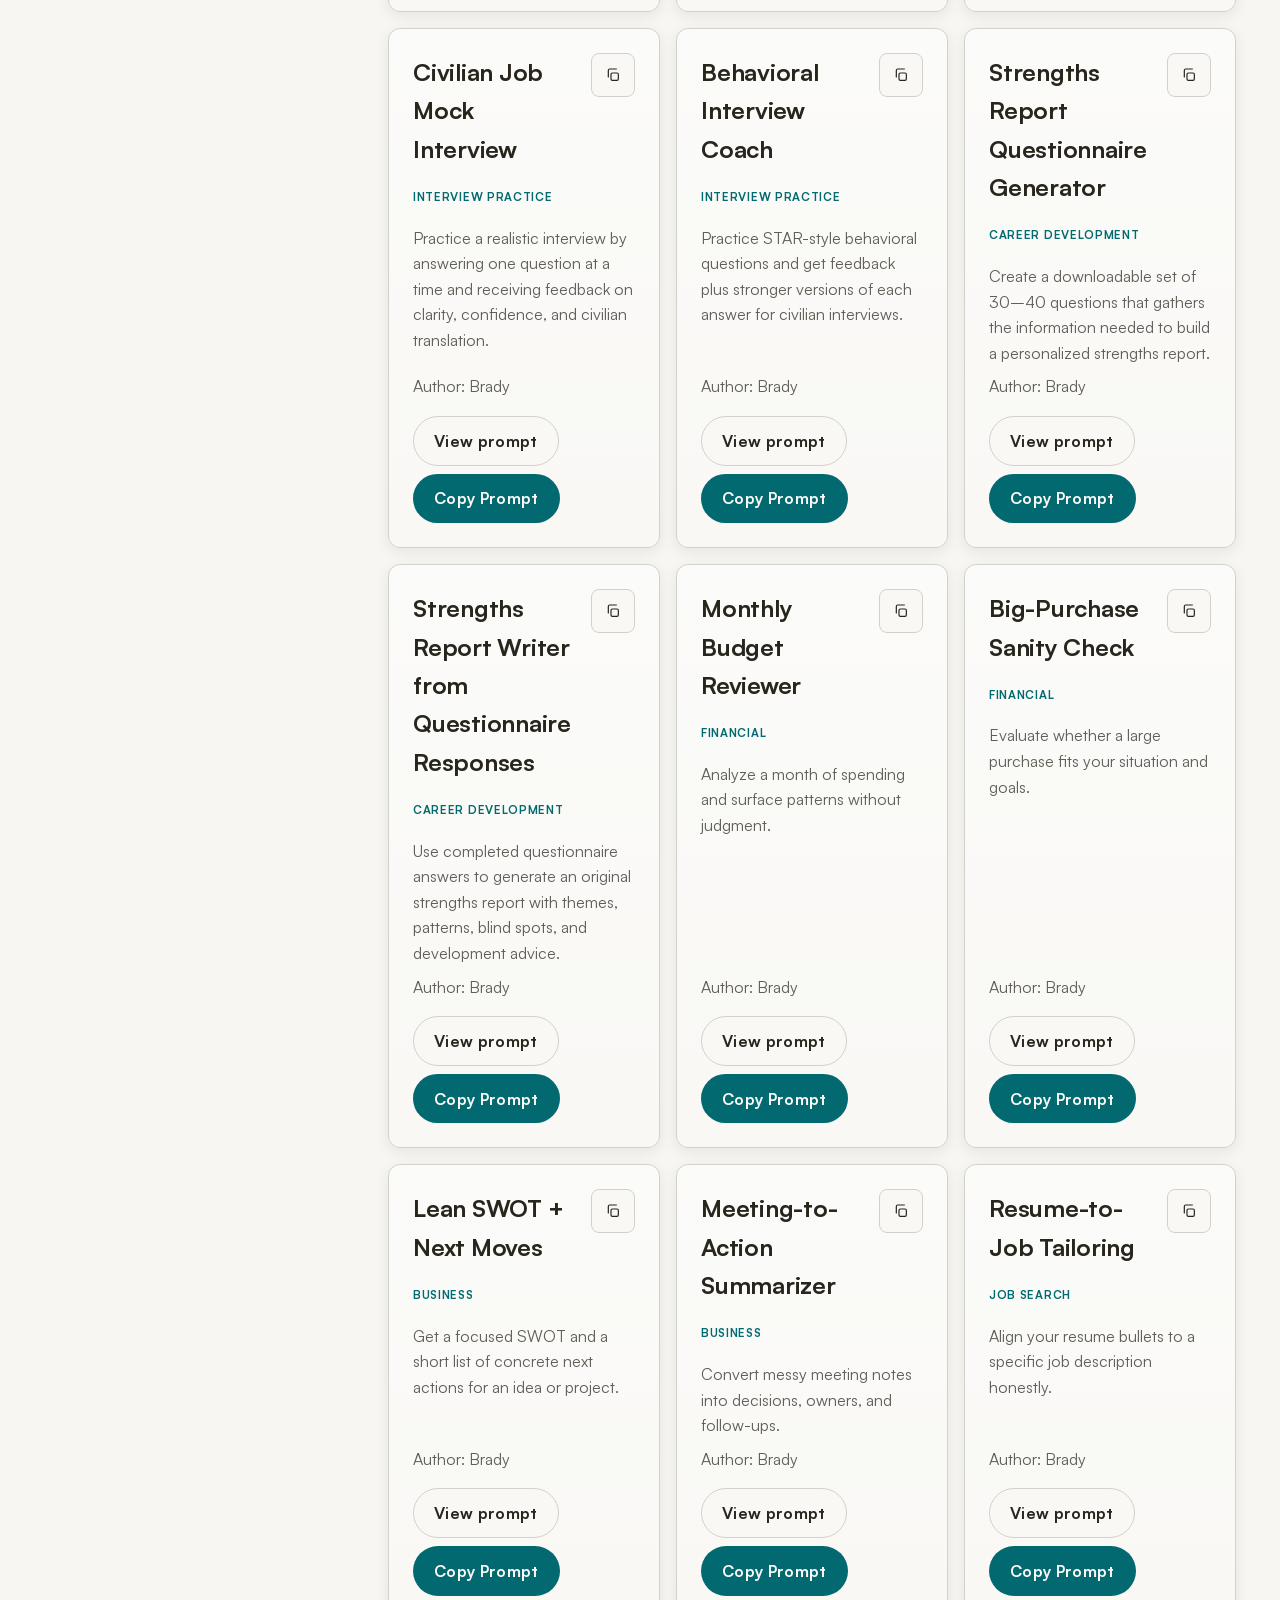
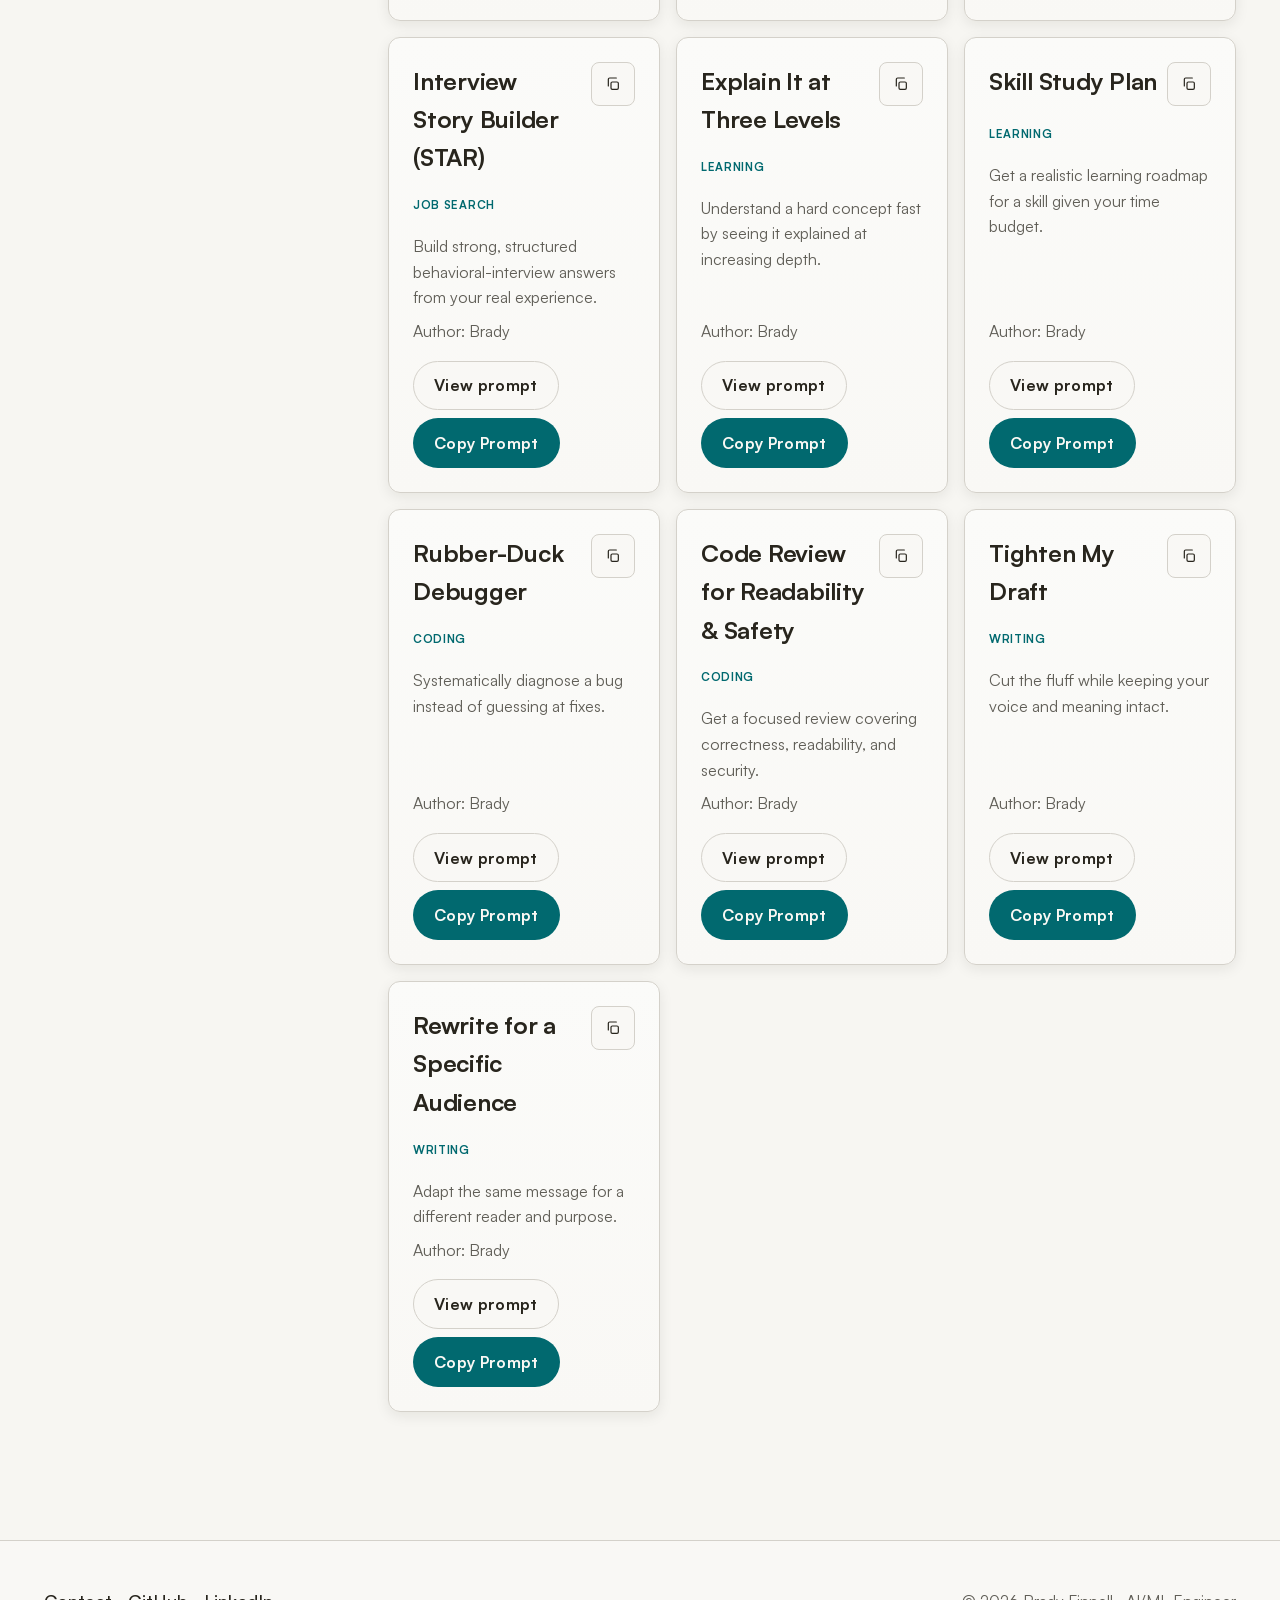
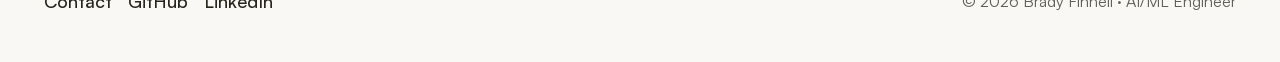
<file: prompts.html>
<!DOCTYPE html>
<html lang="en">
<head>
  <meta charset="UTF-8" />
  <meta name="viewport" content="width=device-width, initial-scale=1.0" />

  <title>Gen AI Prompts — Brady Finnell</title>
  <meta name="description" content="A library of practical generative-AI prompts by Brady Finnell across Personal, Financial, Business, Job Search, Learning, Coding, and Writing. Copy a prompt and paste it into the AI of your choice." />

  <meta http-equiv="Content-Security-Policy" content="default-src 'none'; base-uri 'self'; script-src 'self'; style-src 'self'; font-src 'self'; img-src 'self'; connect-src 'self'; form-action 'none'; frame-src 'none'; object-src 'none'; manifest-src 'self'" />
  <meta name="referrer" content="strict-origin-when-cross-origin" />

  <meta property="og:type" content="website" />
  <meta property="og:title" content="Gen AI Prompts — Brady Finnell" />
  <meta property="og:description" content="Practical generative-AI prompts across seven categories. Copy and paste into the AI of your choice." />
  <meta property="og:url" content="https://bradys.dev/prompts.html" />
  <meta property="og:image" content="https://bradys.dev/assets/img/og-home.svg" />
  <meta name="twitter:card" content="summary_large_image" />

  <link rel="canonical" href="https://bradys.dev/prompts.html" />
  <link rel="icon" href="assets/img/favicon.svg" type="image/svg+xml" />
  <link rel="preload" href="assets/fonts/satoshi-900.woff2" as="font" type="font/woff2" crossorigin />
  <link rel="stylesheet" href="assets/css/styles.css" />
</head>
<body>
  <a class="skip-link" href="#main">Skip to content</a>

  <header class="site-header">
    <div class="container site-header__inner">
      <a class="brand" href="index.html" aria-label="Brady Finnell — home">
        <svg class="brand-mark" viewBox="0 0 40 40" fill="none" xmlns="http://www.w3.org/2000/svg" role="img" aria-label="BF diamond brand mark">
          <rect x="6.5" y="6.5" width="27" height="27" rx="4" transform="rotate(45 20 20)" stroke="currentColor" stroke-width="2"/>
          <path d="M17 14h4.6c2.1 0 3.4 1.1 3.4 2.9 0 1.3-.7 2.2-1.9 2.6v.1c1.4.3 2.3 1.3 2.3 2.8 0 2-1.5 3.6-4 3.6H17v-2h4.1c1.3 0 2.1-.7 2.1-1.8 0-1.1-.8-1.8-2.2-1.8H18v-1.9h2.6c1.2 0 2-.6 2-1.6 0-1-.7-1.6-1.9-1.6H17z" fill="currentColor"/>
          <path d="M16 14h2v12h-2z" fill="currentColor"/>
        </svg>
        <span>Brady&nbsp;Finnell</span>
      </a>

      <nav class="primary-nav" id="primary-nav" aria-label="Primary">
        <ul class="nav-list">
          <li><a href="index.html">Home</a></li>
          <li><a href="portfolio.html">Portfolio</a></li>
          <li><a href="prompts.html" aria-current="page">Prompts</a></li>
          <li><a href="genai.html">How to GenAI</a></li>
          <li><a href="contact.html">Contact</a></li>
        </ul>
      </nav>

      <div class="header-actions">
        <button class="theme-toggle" type="button" data-theme-toggle aria-label="Switch color theme"></button>
        <button class="nav-toggle" type="button" data-nav-toggle aria-controls="primary-nav" aria-expanded="false" aria-label="Toggle navigation menu">
          <svg class="icon" width="22" height="22" viewBox="0 0 24 24" fill="none" stroke="currentColor" stroke-width="2" stroke-linecap="round" aria-hidden="true"><path d="M4 7h16M4 12h16M4 17h16"/></svg>
        </button>
      </div>
    </div>
  </header>

  <main id="main">
    <div class="container">
      <div class="page-head">
        <p class="eyebrow">Prompts</p>
        <h1>Generative AI prompts</h1>
        <p>Find a prompt, copy it with the clipboard button, then paste it into the Gen AI of your choice and run. New to Gen AI? <a href="genai.html">Learn how to maximize your AI</a>.</p>
      </div>
      <div class="prompts-header">
          <a class="btn btn--ghost" href="contact.html">Submit New Prompt
              <svg class="icon" viewBox="0 0 24 24" fill="none" stroke="currentColor" stroke-width="2" stroke-linecap="round" stroke-linejoin="round" aria-hidden="true"><path d="M5 12h14M13 6l6 6-6 6"/></svg>
            </a>
        </div>
      <div class="split">
        <aside class="rail" aria-label="Prompt list and filter">
          <label for="prompt-search" class="rail__label">What are you looking for?</label>
          <div class="search-wrap">
            <svg class="search-icon" viewBox="0 0 24 24" fill="none" stroke="currentColor" stroke-width="1.8" stroke-linecap="round" stroke-linejoin="round" aria-hidden="true">
              <circle cx="11" cy="11" r="7"></circle>
              <path d="M21 21l-4.3-4.3"></path>
            </svg>
            <input
              type="search"
              id="prompt-search"
              class="search-input"
              placeholder="Search prompts by title or keyword…"
            />
          </div>
          <select id="cat-filter" class="filter-select">
            <option value="all">All categories</option>
          </select>
          <ul class="rail__list" id="prompt-rail" role="list" aria-label="Prompts"></ul>
        </aside>
        
        <section class="work" aria-label="Prompts">
          <!-- Detail view for a single selected prompt (driven by URL hash) -->
          <div class="panel prompt-detail" id="prompt-detail" hidden aria-live="polite"></div>

          <!-- Card grid -->
          <div class="prompt-grid" id="prompt-grid"></div>
        </section>
      </div>
    </div>
  </main>

  <footer class="site-footer">
    <div class="container site-footer__inner">
      <ul class="footer-links">
        <li><a href="contact.html">Contact</a></li>
        <li><a href="https://github.com/Brady-Source" rel="noopener noreferrer">GitHub</a></li>
        <li><a href="https://www.linkedin.com/in/brady-finnell/" rel="noopener noreferrer">LinkedIn</a></li>
      </ul>
      <p class="footer-meta">&copy; <span id="year">2026</span> Brady Finnell &middot; AI/ML Engineer</p>
    </div>
  </footer>

  <div id="toast" class="toast" role="status" aria-live="polite"></div>

  <script src="assets/js/site.js"></script>
  <script src="assets/js/prompts.js"></script>
</body>
</html>
</file>
<file: assets/css/styles.css>
/* ==========================================================================
   Brady Finnell — Portfolio
   Design system extends the brand tokens from the supplied index-2.html:
   Satoshi, warm light surfaces, dark theme, teal #01696f, pill buttons,
   atmospheric teal/navy gradient, split-panel character.
   ========================================================================== */

/* ---- Self-hosted Satoshi (Fontshare ITF FFL, see assets/fonts/LICENSE) ---- */
@font-face {
  font-family: "Satoshi";
  src: url("../fonts/satoshi-400.woff2") format("woff2");
  font-weight: 400;
  font-display: swap;
  font-style: normal;
}
@font-face {
  font-family: "Satoshi";
  src: url("../fonts/satoshi-500.woff2") format("woff2");
  font-weight: 500;
  font-display: swap;
  font-style: normal;
}
@font-face {
  font-family: "Satoshi";
  src: url("../fonts/satoshi-700.woff2") format("woff2");
  font-weight: 700;
  font-display: swap;
  font-style: normal;
}
@font-face {
  font-family: "Satoshi";
  src: url("../fonts/satoshi-900.woff2") format("woff2");
  font-weight: 900;
  font-display: swap;
  font-style: normal;
}

/* ---- Tokens ---- */
:root,
[data-theme="light"] {
  --text-sm: clamp(0.875rem, 0.8rem + 0.35vw, 1rem);
  --text-base: clamp(1rem, 0.95rem + 0.25vw, 1.125rem);
  --text-lg: clamp(1.125rem, 1rem + 0.75vw, 1.5rem);
  --text-xl: clamp(1.5rem, 1.2rem + 1.25vw, 2.25rem);
  --text-2xl: clamp(2rem, 1.2rem + 2.5vw, 3.5rem);
  --text-hero: clamp(3rem, 0.5rem + 7vw, 6.5rem);

  --space-1: 0.25rem;
  --space-2: 0.5rem;
  --space-3: 0.75rem;
  --space-4: 1rem;
  --space-6: 1.5rem;
  --space-8: 2rem;
  --space-12: 3rem;
  --space-16: 4rem;

  --color-bg: #f7f6f2;
  --color-surface: #f9f8f5;
  --color-surface-2: #fbfbf9;
  --color-border: #d4d1ca;
  --color-text: #28251d;
  /* Muted darkened from brand #6f6d67 -> AA on light surfaces */
  --color-text-muted: #605e57;
  --color-primary: #01696f;
  --color-primary-hover: #0c4e54;
  --color-text-inverse: #f9f8f4;
  --color-focus: #01696f;
  /* Atmospheric gradient stops (teal/navy) — simplified */
  --grad-1: rgba(1, 105, 111, 0.12);
  --grad-2: rgba(23, 42, 69, 0.1);
  --panel-glow: rgba(1, 105, 111, 0.14);
  --shadow-lg: 0 18px 40px rgba(24, 22, 18, 0.12);
  --shadow-sm: 0 4px 14px rgba(24, 22, 18, 0.08);
  --radius-md: 0.5rem;
  --radius-lg: 0.75rem;
  --radius-xl: 1rem;
  --font-body: "Satoshi", system-ui, -apple-system, "Segoe UI", sans-serif;
  --font-display: "Satoshi", system-ui, -apple-system, "Segoe UI", sans-serif;
  --transition: 180ms cubic-bezier(0.16, 1, 0.3, 1);
  --maxw: 1240px;
}

[data-theme="dark"] {
  --color-bg: #171614;
  --color-surface: #1c1b19;
  --color-surface-2: #201f1d;
  --color-border: #393836;
  --color-text: #e4e3e1;
  --color-text-muted: #a8a6a0;
  --color-primary: #4f98a3;
  --color-primary-hover: #7bb6bf;
  --color-text-inverse: #10201f;
  --color-focus: #7bb6bf;
  --grad-1: rgba(79, 152, 163, 0.16);
  --grad-2: rgba(23, 42, 69, 0.42);
  --panel-glow: rgba(79, 152, 163, 0.18);
  --shadow-lg: 0 20px 44px rgba(0, 0, 0, 0.44);
  --shadow-sm: 0 6px 18px rgba(0, 0, 0, 0.34);
}

@media (prefers-color-scheme: dark) {
  :root:not([data-theme]) {
    --color-bg: #171614;
    --color-surface: #1c1b19;
    --color-surface-2: #201f1d;
    --color-border: #393836;
    --color-text: #e4e3e1;
    --color-text-muted: #a8a6a0;
    --color-primary: #4f98a3;
    --color-primary-hover: #7bb6bf;
    --color-text-inverse: #10201f;
    --color-focus: #7bb6bf;
    --grad-1: rgba(79, 152, 163, 0.16);
    --grad-2: rgba(23, 42, 69, 0.42);
    --panel-glow: rgba(79, 152, 163, 0.18);
    --shadow-lg: 0 20px 44px rgba(0, 0, 0, 0.44);
    --shadow-sm: 0 6px 18px rgba(0, 0, 0, 0.34);
  }
}

/* ---- Reset / base ---- */
*,
*::before,
*::after {
  box-sizing: border-box;
}
html {
  color-scheme: light dark;
  -webkit-text-size-adjust: 100%;
  scroll-behavior: smooth;
}
@media (prefers-reduced-motion: reduce) {
  html {
    scroll-behavior: auto;
  }
  *,
  *::before,
  *::after {
    animation-duration: 0.001ms !important;
    animation-iteration-count: 1 !important;
    transition-duration: 0.001ms !important;
  }
}

body {
  margin: 0;
  min-height: 100vh;
  font-family: var(--font-body);
  font-size: var(--text-base);
  line-height: 1.6;
  color: var(--color-text);
  background:
    radial-gradient(120% 90% at 85% -10%, var(--grad-2), transparent 55%),
    radial-gradient(80% 60% at 100% 40%, var(--grad-1), transparent 60%),
    radial-gradient(circle at bottom left, var(--grad-1), transparent 30%),
    var(--color-bg);
  background-attachment: fixed;
  display: flex;
  flex-direction: column;
  overflow-x: hidden;
}

img {
  max-width: 100%;
  height: auto;
  display: block;
}
a {
  color: var(--color-primary);
}
a:hover {
  color: var(--color-primary-hover);
}

h1,
h2,
h3 {
  font-family: var(--font-display);
}

/* ---- Focus visibility (WCAG) ---- */
:focus-visible {
  outline: 3px solid var(--color-focus);
  outline-offset: 2px;
  border-radius: 4px;
}

.prompts-header {
  display: flex;
  justify-content: flex-end;
  margin-bottom: 1rem;
}

.submit-new-prompts-btn {
  padding: 0.75rem 1.25rem;
  border: none;
  border-radius: 8px;
  cursor: pointer;
}

/* ---- Skip link ---- */
.skip-link {
  position: absolute;
  left: -9999px;
  top: var(--space-4);
  z-index: 200;
}
.skip-link:focus {
  left: var(--space-4);
  background: var(--color-surface);
  color: var(--color-text);
  padding: var(--space-3) var(--space-4);
  border-radius: var(--radius-lg);
  outline: 3px solid var(--color-focus);
  box-shadow: var(--shadow-lg);
}

/* ---- Layout shell ---- */
.container {
  width: min(100%, var(--maxw));
  margin-inline: auto;
  padding-inline: var(--space-6);
}

/* ---- Site header / nav ---- */
.site-header {
  position: sticky;
  top: 0;
  z-index: 100;
  background: color-mix(in srgb, var(--color-bg) 88%, transparent);
  backdrop-filter: blur(10px);
  border-bottom: 1px solid var(--color-border);
}
.site-header__inner {
  display: flex;
  align-items: center;
  justify-content: space-between;
  gap: var(--space-4);
  min-height: 64px;
  padding-block: var(--space-2);
}
.brand {
  display: inline-flex;
  align-items: center;
  gap: var(--space-3);
  text-decoration: none;
  color: inherit;
  font-weight: 700;
  letter-spacing: 0.08em;
  text-transform: uppercase;
  font-size: var(--text-sm);
}
.brand-mark {
  width: 2.25rem;
  height: 2.25rem;
  flex: 0 0 auto;
  color: var(--color-primary);
}
.primary-nav {
  display: flex;
  align-items: center;
  gap: var(--space-2);
}
.nav-list {
  display: flex;
  gap: var(--space-1);
  list-style: none;
  margin: 0;
  padding: 0;
  flex-wrap: wrap;
}
.nav-list a {
  display: inline-flex;
  align-items: center;
  min-height: 44px;
  padding: 0 var(--space-3);
  border-radius: 999px;
  text-decoration: none;
  color: var(--color-text);
  font-size: var(--text-sm);
  font-weight: 500;
  letter-spacing: 0.02em;
  transition:
    background var(--transition),
    color var(--transition);
}
.nav-list a:hover {
  background: var(--panel-glow);
  color: var(--color-primary-hover);
}
.nav-list a[aria-current="page"] {
  color: var(--color-primary);
  background: var(--panel-glow);
  font-weight: 700;
}

.theme-toggle {
  min-width: 44px;
  min-height: 44px;
  border-radius: 999px;
  border: 1px solid var(--color-border);
  background: var(--color-surface);
  color: var(--color-text);
  display: grid;
  place-items: center;
  cursor: pointer;
  transition:
    transform var(--transition),
    border-color var(--transition),
    background var(--transition);
}
.theme-toggle:hover,
.theme-toggle:focus-visible {
  transform: translateY(-1px);
  border-color: var(--color-primary);
}

/* Mobile nav toggle */
.nav-toggle {
  display: none;
}

@media (max-width: 860px) {
  .nav-toggle {
    display: grid;
    place-items: center;
    min-width: 44px;
    min-height: 44px;
    border-radius: 999px;
    border: 1px solid var(--color-border);
    background: var(--color-surface);
    color: var(--color-text);
    cursor: pointer;
  }
  .primary-nav {
    position: absolute;
    inset: 64px var(--space-6) auto var(--space-6);
    flex-direction: column;
    align-items: stretch;
    gap: var(--space-2);
    background: var(--color-surface);
    border: 1px solid var(--color-border);
    border-radius: var(--radius-lg);
    padding: var(--space-3);
    box-shadow: var(--shadow-lg);
  }
  .primary-nav[hidden] {
    display: none;
  }
  .nav-list {
    flex-direction: column;
    gap: var(--space-1);
  }
  .nav-list a {
    justify-content: flex-start;
  }
}

/* ---- Main ---- */
main {
  flex: 1 0 auto;
}

/* ---- Buttons ---- */
.btn {
  display: inline-flex;
  align-items: center;
  justify-content: center;
  gap: var(--space-2);
  min-height: 48px;
  padding: 0.8rem 1.25rem;
  border-radius: 999px;
  border: 1px solid transparent;
  font-family: inherit;
  font-size: var(--text-sm);
  font-weight: 700;
  letter-spacing: 0.02em;
  text-decoration: none;
  cursor: pointer;
  transition:
    transform var(--transition),
    background var(--transition),
    border-color var(--transition),
    color var(--transition);
}
.btn--primary {
  background: var(--color-primary);
  color: var(--color-text-inverse);
}
.btn--primary:hover,
.btn--primary:focus-visible {
  background: var(--color-primary-hover);
  color: var(--color-text-inverse);
  transform: translateY(-1px);
}
.btn--ghost {
  background: var(--color-surface);
  color: var(--color-text);
  border-color: var(--color-border);
}
.btn--ghost:hover,
.btn--ghost:focus-visible {
  border-color: var(--color-primary);
  color: var(--color-primary);
  transform: translateY(-1px);
}
.btn--block {
  width: 100%;
}
.btn[disabled],
.btn[aria-disabled="true"] {
  opacity: 0.55;
  cursor: not-allowed;
  transform: none !important;
}
.btn .icon {
  width: 1.1em;
  height: 1.1em;
  flex: 0 0 auto;
}

/* ---- Eyebrow / pills ---- */
.eyebrow {
  display: inline-flex;
  align-items: center;
  gap: var(--space-2);
  padding: 0.4rem 0.85rem;
  border-radius: 999px;
  background: var(--panel-glow);
  color: var(--color-primary);
  font-size: var(--text-sm);
  font-weight: 700;
  letter-spacing: 0.08em;
  text-transform: uppercase;
}

.accent {
  color: var(--color-primary);
}

/* ---- Panels ---- */
.panel {
  position: relative;
  overflow: hidden;
  background: linear-gradient(
    180deg,
    var(--color-surface-2),
    var(--color-surface)
  );
  border: 1px solid var(--color-border);
  border-radius: var(--radius-xl);
  box-shadow: var(--shadow-lg);
  isolation: isolate;
}

/* ========================================================================
   HOME
   ======================================================================== */
.hero {
  padding-block: clamp(var(--space-12), 8vw, var(--space-16));
}
.hero__grid {
  display: grid;
  grid-template-columns: 1.15fr 0.85fr;
  gap: clamp(var(--space-8), 5vw, var(--space-16));
  align-items: center;
}
.hero__title {
  margin: var(--space-4) 0 0;
  font-size: var(--text-hero);
  line-height: 0.92;
  letter-spacing: -0.04em;
  font-weight: 900;
  text-transform: uppercase;
}
.hero__role {
  margin: var(--space-4) 0 0;
  color: var(--color-text-muted);
  font-size: var(--text-lg);
  font-weight: 500;
  letter-spacing: 0.02em;
  text-transform: uppercase;
}
.hero__lead {
  margin: var(--space-6) 0 0;
  max-width: 62ch;
  color: var(--color-text);
  font-size: var(--text-lg);
}
.hero__actions {
  margin-top: var(--space-8);
  display: grid;
  grid-template-columns: repeat(2, minmax(0, 1fr));
  gap: var(--space-3);
}
.hero__aside {
  position: relative;
  min-height: 320px;
  border-radius: var(--radius-xl);
  border: 1px solid var(--color-border);
  background:
    radial-gradient(120% 100% at 80% 10%, var(--grad-2), transparent 60%),
    radial-gradient(90% 80% at 20% 90%, var(--panel-glow), transparent 60%),
    linear-gradient(180deg, var(--color-surface-2), var(--color-surface));
  box-shadow: var(--shadow-lg);
  overflow: hidden;
  display: grid;
  place-items: center;
}
.hero__mark {
  width: 55%;
  max-width: 220px;
  color: var(--color-primary);
  opacity: 0.92;
}

@media (max-width: 860px) {
  .hero__grid {
    grid-template-columns: 1fr;
  }
  .hero__aside {
    min-height: 220px;
    order: -1;
  }
  .hero__actions {
    grid-template-columns: 1fr;
  }
}
@media (max-width: 420px) {
  .hero__actions {
    grid-template-columns: 1fr;
  }
}

/* ---- Page header (interior pages) ---- */
.page-head {
  padding-block: clamp(var(--space-8), 5vw, var(--space-12)) var(--space-6);
}
.page-head h1 {
  margin: var(--space-3) 0 0;
  font-size: var(--text-2xl);
  line-height: 1;
  letter-spacing: -0.03em;
  font-weight: 900;
  text-transform: uppercase;
}
.page-head p {
  margin: var(--space-3) 0 0;
  color: var(--color-text-muted);
  max-width: 62ch;
}

/* ========================================================================
   SPLIT LAYOUT (portfolio + prompts): left rail + right work area
   ======================================================================== */
.split {
  display: grid;
  grid-template-columns: minmax(240px, 320px) 1fr;
  gap: var(--space-6);
  padding-bottom: var(--space-16);
  align-items: start;
}
.rail {
  position: sticky;
  top: 80px;
  align-self: start;
}
.rail__label {
  font-size: var(--text-sm);
  font-weight: 700;
  letter-spacing: 0.14em;
  text-transform: uppercase;
  color: var(--color-text-muted);
  margin: 0 0 var(--space-3);
}
.filter-select {
  width: 100%;
  min-height: 48px;
  padding: 0 var(--space-4);
  margin-bottom: var(--space-4);
  border-radius: var(--radius-lg);
  border: 1px solid var(--color-border);
  background: var(--color-surface);
  color: var(--color-text);
  font-family: inherit;
  font-size: var(--text-base);
  cursor: pointer;
}
.rail__list {
  list-style: none;
  margin: 0;
  padding: var(--space-2);
  border: 1px solid var(--color-border);
  border-radius: var(--radius-lg);
  background: var(--color-surface);
  max-height: 60vh;
  overflow-y: auto;
}
.rail__item + .rail__item {
  border-top: 1px solid var(--color-border);
}
.rail__btn {
  width: 100%;
  display: grid;
  grid-template-columns: 1fr auto auto;
  align-items: center;
  gap: var(--space-2) var(--space-3);
  min-height: 48px;
  padding: var(--space-3);
  background: transparent;
  border: 0;
  border-radius: var(--radius-md);
  text-align: left;
  color: var(--color-text);
  font-family: inherit;
  font-size: var(--text-base);
  font-weight: 500;
  cursor: pointer;
  transition:
    background var(--transition),
    color var(--transition);
}
.rail__btn > span:first-child {
  grid-column: 1;
  min-width: 0;
}
.rail__btn:hover {
  background: var(--panel-glow);
}
.rail__btn[aria-current="true"] {
  background: var(--panel-glow);
  color: var(--color-primary);
  font-weight: 700;
}
/* Selected teal text sits on the glow tint; use a brighter teal in dark mode
   so it clears WCAG AA 4.5:1 for normal-weight/near-normal text. */
[data-theme="dark"] .rail__btn[aria-current="true"],
[data-theme="dark"] .detail__eyebrow,
[data-theme="dark"] .nav-list a[aria-current="page"] {
  color: #7bc0ca;
}
@media (prefers-color-scheme: dark) {
  :root:not([data-theme]) .rail__btn[aria-current="true"],
  :root:not([data-theme]) .detail__eyebrow,
  :root:not([data-theme]) .nav-list a[aria-current="page"] {
    color: #7bc0ca;
  }
}
.rail__btn .chev {
  width: 1em;
  height: 1em;
  flex: 0 0 auto;
  opacity: 0.6;
}
.rail__cat {
  flex: 0 0 auto;
  font-size: 0.68rem;
  letter-spacing: 0.06em;
  text-transform: uppercase;
  color: var(--color-text-muted);
  border: 1px solid var(--color-border);
  border-radius: 999px;
  padding: 0.1rem 0.5rem;
  white-space: nowrap;
}

/* Right work area */
.work {
  min-width: 0; /* prevent overflow in grid */
}
.detail {
  padding: clamp(var(--space-6), 4vw, var(--space-12));
}
.detail__eyebrow {
  font-size: var(--text-sm);
  font-weight: 700;
  letter-spacing: 0.12em;
  text-transform: uppercase;
  color: var(--color-primary);
  margin: 0;
}
.detail__title {
  margin: var(--space-2) 0 0;
  font-size: var(--text-xl);
  line-height: 1.05;
  letter-spacing: -0.02em;
  font-weight: 900;
}
.detail__tagline {
  margin: var(--space-3) 0 0;
  color: var(--color-text-muted);
  font-size: var(--text-lg);
}
.detail__context {
  margin: var(--space-4) 0 0;
  padding: var(--space-3) var(--space-4);
  border-left: 3px solid var(--color-primary);
  background: var(--panel-glow);
  border-radius: 0 var(--radius-md) var(--radius-md) 0;
  font-size: var(--text-sm);
  color: var(--color-text);
}
.detail__desc {
  margin: var(--space-6) 0 0;
}
.detail h3 {
  margin: var(--space-6) 0 var(--space-2);
  font-size: var(--text-lg);
}
.taglist {
  display: flex;
  flex-wrap: wrap;
  gap: var(--space-2);
  margin: var(--space-4) 0 0;
  padding: 0;
  list-style: none;
}
.tag {
  font-size: var(--text-sm);
  padding: 0.3rem 0.7rem;
  border-radius: 999px;
  border: 1px solid var(--color-border);
  background: var(--color-surface-2);
  color: var(--color-text-muted);
}
.highlights {
  margin: var(--space-2) 0 0;
  padding-left: 1.2rem;
}
.highlights li {
  margin-bottom: var(--space-2);
}

.detail__toolbar {
  display: flex;
  flex-wrap: wrap;
  gap: var(--space-2);
  margin-bottom: var(--space-4);
  align-items: center;
  justify-content: flex-end;
}

/* Code | Demo toggle */
.toggle-group {
  display: inline-flex;
  border: 1px solid var(--color-border);
  border-radius: 999px;
  padding: 3px;
  background: var(--color-surface-2);
  gap: 2px;
}
.toggle-group button {
  min-height: 40px;
  padding: 0 var(--space-4);
  border: 0;
  background: transparent;
  border-radius: 999px;
  font-family: inherit;
  font-size: var(--text-sm);
  font-weight: 700;
  color: var(--color-text);
  cursor: pointer;
  transition:
    background var(--transition),
    color var(--transition);
}
.toggle-group button[aria-selected="true"] {
  background: var(--color-primary);
  color: var(--color-text-inverse);
}

/* Content viewer */
.viewer {
  margin-top: var(--space-4);
  border: 1px solid var(--color-border);
  border-radius: var(--radius-lg);
  background: var(--color-surface-2);
  overflow: hidden;
}
.viewer__frame {
  width: 100%;
  height: min(70vh, 640px);
  border: 0;
  display: block;
  background: #fff;
}
.viewer__image {
  padding: var(--space-4);
}
.viewer__image img {
  border-radius: var(--radius-md);
  margin-inline: auto;
}
.doc-scroll {
  max-height: min(70vh, 640px);
  overflow-y: auto;
  padding: var(--space-6);
  background: var(--color-surface);
  color: var(--color-text);
  font-size: var(--text-base);
  line-height: 1.7;
}
.doc-scroll p {
  margin: 0 0 var(--space-4);
}
.doc-scroll p:first-child {
  font-weight: 700;
}
.doc-caption {
  padding: var(--space-3) var(--space-4);
  font-size: var(--text-sm);
  color: var(--color-text-muted);
  border-top: 1px solid var(--color-border);
  background: var(--color-surface);
}

@media (max-width: 860px) {
  .split {
    grid-template-columns: 1fr;
  }
  .rail {
    position: static;
  }
  .rail__list {
    max-height: 40vh;
  }
  .detail__toolbar {
    justify-content: flex-start;
  }
}

.viewer__image video {
  display: block;
  width: 100%;
  height: auto;
  border-radius: inherit;
  background: #000;
}

/* ========================================================================
   PROMPTS
   ======================================================================== */
.prompt-grid {
  display: grid;
  grid-template-columns: repeat(auto-fill, minmax(240px, 1fr));
  gap: var(--space-4);
}
.prompt-card {
  display: flex;
  flex-direction: column;
  gap: var(--space-2);
  padding: var(--space-6);
  border: 1px solid var(--color-border);
  border-radius: var(--radius-lg);
  background: linear-gradient(
    180deg,
    var(--color-surface-2),
    var(--color-surface)
  );
  box-shadow: var(--shadow-sm);
}
.prompt-card__head {
  display: flex;
  align-items: flex-start;
  justify-content: space-between;
  gap: var(--space-2);
}
.prompt-card__title {
  margin: 0;
  font-size: var(--text-lg);
  font-weight: 700;
  letter-spacing: -0.01em;
}
.prompt-card__cat {
  font-size: 0.72rem;
  letter-spacing: 0.06em;
  text-transform: uppercase;
  color: var(--color-primary);
  font-weight: 700;
}
.prompt-card__desc {
  margin: 0;
  color: var(--color-text-muted);
  font-size: var(--text-sm);
  flex: 1 1 auto;
}
.prompt-card__author {
  margin: 0;
  font-size: var(--text-sm);
  color: var(--color-text-muted);
}
.prompt-card__actions {
  display: flex;
  gap: var(--space-2);
  margin-top: var(--space-2);
  flex-wrap: wrap;
}
.icon-btn {
  display: inline-grid;
  place-items: center;
  min-width: 44px;
  min-height: 44px;
  border-radius: var(--radius-md);
  border: 1px solid var(--color-border);
  background: var(--color-surface);
  color: var(--color-text);
  cursor: pointer;
  transition:
    border-color var(--transition),
    color var(--transition);
}
.icon-btn:hover,
.icon-btn:focus-visible {
  border-color: var(--color-primary);
  color: var(--color-primary);
}
.icon-btn .icon {
  width: 1.2em;
  height: 1.2em;
}

/* Prompt detail (same page) */
.prompt-detail {
  padding: clamp(var(--space-6), 4vw, var(--space-12));
}
.prompt-detail__actions {
  display: flex;
  gap: var(--space-3);
  flex-wrap: wrap;
  margin: var(--space-6) 0;
}
.prompt-text {
  margin: 0;
  padding: var(--space-6);
  border: 1px solid var(--color-border);
  border-radius: var(--radius-lg);
  background: var(--color-surface);
  color: var(--color-text);
  font-family:
    ui-monospace, "SFMono-Regular", "Cascadia Code", "Consolas", monospace;
  font-size: 0.95rem;
  line-height: 1.65;
  white-space: pre-wrap;
  word-break: break-word;
  max-height: min(60vh, 520px);
  overflow-y: auto;
}
.prompt-empty {
  padding: var(--space-12) var(--space-6);
  text-align: center;
  color: var(--color-text-muted);
}

.search-wrap {
  position: relative;
  margin-bottom: var(--space-4);
}

.search-input {
  width: 100%;
  min-height: 48px;
  padding: 0 var(--space-4) 0 2.75rem;
  border-radius: var(--radius-lg);
  border: 1px solid var(--color-border);
  background: var(--color-surface);
  color: var(--color-text);
  font-family: inherit;
  font-size: var(--text-base);
  transition: border-color var(--transition);
}

.search-input::placeholder {
  color: var(--color-text-muted);
}

.search-input:focus {
  border-color: var(--color-primary);
}

.search-input:focus-visible {
  outline: 3px solid var(--color-focus);
  outline-offset: 2px;
}

.search-wrap .search-icon {
  position: absolute;
  left: var(--space-4);
  top: 50%;
  transform: translateY(-50%);
  width: 1.1em;
  height: 1.1em;
  color: var(--color-text-muted);
  pointer-events: none;
}

/* ========================================================================
   GENAI GUIDE
   ======================================================================== */
.guide-nav {
  display: grid;
  grid-template-columns: repeat(auto-fit, minmax(200px, 1fr));
  gap: var(--space-3);
  margin: var(--space-8) 0;
}
.guide-nav a {
  display: flex;
  align-items: center;
  justify-content: space-between;
  min-height: 56px;
  padding: 0 var(--space-4);
  border: 1px solid var(--color-border);
  border-radius: var(--radius-lg);
  background: var(--color-surface);
  color: var(--color-text);
  text-decoration: none;
  font-weight: 700;
  transition:
    border-color var(--transition),
    background var(--transition);
}
.guide-nav a:hover,
.guide-nav a:focus-visible {
  border-color: var(--color-primary);
  background: var(--panel-glow);
  color: var(--color-primary);
}

.guide-section {
  padding-block: var(--space-12);
  border-top: 1px solid var(--color-border);
  scroll-margin-top: 80px;
}
.guide-section > h2 {
  font-size: var(--text-xl);
  letter-spacing: -0.02em;
  margin: 0 0 var(--space-4);
  text-transform: uppercase;
}
.guide-cols {
  display: grid;
  grid-template-columns: repeat(auto-fit, minmax(280px, 1fr));
  gap: var(--space-8);
}
.guide-card {
  padding: var(--space-6);
  border: 1px solid var(--color-border);
  border-radius: var(--radius-lg);
  background: linear-gradient(
    180deg,
    var(--color-surface-2),
    var(--color-surface)
  );
}
.guide-card h3 {
  margin: 0 0 var(--space-2);
  font-size: var(--text-lg);
  color: var(--color-primary);
}
.callout {
  padding: var(--space-4) var(--space-6);
  border-left: 3px solid var(--color-primary);
  background: var(--panel-glow);
  border-radius: 0 var(--radius-lg) var(--radius-lg) 0;
  margin: var(--space-6) 0;
}

.table-wrap {
  overflow-x: auto;
  border: 1px solid var(--color-border);
  border-radius: var(--radius-lg);
  margin-top: var(--space-4);
}
table.model-table {
  width: 100%;
  border-collapse: collapse;
  min-width: 560px;
}
table.model-table caption {
  text-align: left;
  padding: var(--space-4);
  color: var(--color-text-muted);
  font-size: var(--text-sm);
  caption-side: top;
}
table.model-table th,
table.model-table td {
  padding: var(--space-3) var(--space-4);
  text-align: left;
  border-bottom: 1px solid var(--color-border);
  font-size: var(--text-sm);
}
table.model-table thead th {
  background: var(--color-surface-2);
  font-weight: 700;
}
table.model-table td.placeholder {
  color: var(--color-text-muted);
  font-style: italic;
}

/* ========================================================================
   CONTACT
   ======================================================================== */
.form-wrap {
  max-width: 640px;
  padding: clamp(var(--space-6), 4vw, var(--space-12));
}
.field {
  margin-bottom: var(--space-6);
}
.field label {
  display: block;
  font-weight: 700;
  margin-bottom: var(--space-2);
  font-size: var(--text-sm);
  letter-spacing: 0.02em;
}
.field .req {
  color: var(--color-primary);
}
.field input,
.field textarea {
  width: 100%;
  min-height: 48px;
  padding: var(--space-3) var(--space-4);
  border-radius: var(--radius-lg);
  border: 1px solid var(--color-border);
  background: var(--color-surface);
  color: var(--color-text);
  font-family: inherit;
  font-size: var(--text-base);
}
.field textarea {
  min-height: 140px;
  resize: vertical;
  line-height: 1.6;
}
.field input:focus,
.field textarea:focus {
  border-color: var(--color-primary);
}
.field input[aria-invalid="true"],
.field textarea[aria-invalid="true"] {
  border-color: #b3261e;
}
[data-theme="dark"] .field input[aria-invalid="true"],
[data-theme="dark"] .field textarea[aria-invalid="true"] {
  border-color: #ff8a80;
}
.field__error {
  display: block;
  margin-top: var(--space-2);
  font-size: var(--text-sm);
  color: #b3261e;
  min-height: 1.2em;
}
[data-theme="dark"] .field__error {
  color: #ff8a80;
}
.form-status {
  margin-top: var(--space-4);
  padding: var(--space-3) var(--space-4);
  border-radius: var(--radius-lg);
  font-weight: 500;
}
.form-status.is-ok {
  background: var(--panel-glow);
  color: var(--color-primary);
}
.form-status.is-err {
  background: rgba(179, 38, 30, 0.12);
  color: #b3261e;
}
[data-theme="dark"] .form-status.is-err {
  color: #ff8a80;
}

/* ---- Header action cluster + small utilities ---- */
.header-actions {
  display: flex;
  gap: var(--space-2);
  align-items: center;
}
.mt-6 {
  margin-top: var(--space-6);
}
.doc-caption--flush {
  border: 0;
  padding-left: 0;
}

/* ---- Screen-reader only ---- */
.sr-only {
  position: absolute !important;
  width: 1px;
  height: 1px;
  padding: 0;
  margin: -1px;
  overflow: hidden;
  clip: rect(0, 0, 0, 0);
  white-space: nowrap;
  border: 0;
}

/* ========================================================================
   MODAL
   ======================================================================== */
.modal[hidden] {
  display: none;
}
.modal {
  position: fixed;
  inset: 0;
  z-index: 300;
  display: grid;
  place-items: center;
  padding: var(--space-6);
  background: rgba(10, 12, 14, 0.55);
  backdrop-filter: blur(3px);
}
.modal__dialog {
  width: min(100%, 460px);
  background: var(--color-surface);
  border: 1px solid var(--color-border);
  border-radius: var(--radius-xl);
  box-shadow: var(--shadow-lg);
  padding: var(--space-8);
}
.modal__title {
  margin: 0 0 var(--space-3);
  font-size: var(--text-lg);
}
.modal__body {
  margin: 0 0 var(--space-6);
  color: var(--color-text-muted);
}
.modal__actions {
  display: flex;
  justify-content: flex-end;
  gap: var(--space-3);
}

/* ========================================================================
   FOOTER
   ======================================================================== */
.site-footer {
  border-top: 1px solid var(--color-border);
  background: var(--color-surface);
  margin-top: var(--space-16);
}
.site-footer__inner {
  display: flex;
  flex-wrap: wrap;
  align-items: center;
  justify-content: space-between;
  gap: var(--space-4);
  padding-block: var(--space-8);
}
.footer-links {
  display: flex;
  flex-wrap: wrap;
  gap: var(--space-4);
  list-style: none;
  margin: 0;
  padding: 0;
}
.footer-links a {
  min-height: 44px;
  display: inline-flex;
  align-items: center;
  color: var(--color-text);
  text-decoration: none;
  font-weight: 500;
}
.footer-links a:hover {
  color: var(--color-primary);
  text-decoration: underline;
}
.footer-meta {
  color: var(--color-text-muted);
  font-size: var(--text-sm);
}

/* ---- Toast / live region ---- */
.toast {
  position: fixed;
  left: 50%;
  bottom: var(--space-8);
  transform: translateX(-50%) translateY(20px);
  background: var(--color-text);
  color: var(--color-bg);
  padding: var(--space-3) var(--space-6);
  border-radius: 999px;
  box-shadow: var(--shadow-lg);
  font-weight: 700;
  font-size: var(--text-sm);
  opacity: 0;
  pointer-events: none;
  transition:
    opacity var(--transition),
    transform var(--transition);
  z-index: 400;
}
.toast.is-visible {
  opacity: 1;
  transform: translateX(-50%) translateY(0);
}
</file>
<file: demo_sites/html-css-certification-site/css/styles.css>
/* Drinking a Reign while making this... #NotSponsored */
/* Setting the base styles */
html,
body {
  margin: 0;
  padding: 0;
}

/* Establishing the baseline text font style */
body {
  font-family: "Bebas Neue", sans-serif;
  background: #111;
  color: #fbfbfb;
  margin: 0;
  font-size: 100%;
}

/* Setting, sizing and styling the navbar background */
.header {
  position: relative;
  background-size: cover;
  background-position: center;
  background: radial-gradient(circle, #ffffff99, #1111118e);
  top: 0;
  width: 100%;
  min-height: 4rem;
  margin: 0;
  padding: 0;
  z-index: 10;
}

/* Layout and Background Styling */
.navbar {
  position: relative;
  display: flex;
  align-items: center;
  justify-content: space-between;
  flex-wrap: wrap;
  gap: 15px;
  padding: 15px 40px;
}

/* Typography Base for Links and Logo */
.nav-link,
.nav-logo {
  font-family: "Bebas Neue", sans-serif;
  color: #ffffff;
  text-transform: uppercase;
  text-decoration: none;
  font-weight: 700;
}

.nav-link {
  font-size: clamp(12px, 1.2vw, 16px);
  transition: opacity 0.2s ease;
}

.nav-link:hover {
  opacity: 0.8;
}

/* Left and Right Nav Groups */
.nav-left,
.nav-right {
  display: flex;
  align-items: center;
  gap: 20px;
  flex-wrap: wrap;
}

.nav-left {
  justify-content: flex-start;
  width: 70rem;
}

.nav-right {
  justify-content: flex-end;
}

/* Center Logo Styling */
.nav-center {
  position: absolute;
  left: 50%;
  transform: translateX(-50%);
  white-space: nowrap;
}

.nav-logo {
  font-size: clamp(28px, 2vw, 32px);
}

.nav-logo-accent {
  color: #007bff;
}

/* Icon links */
.nav-icon-link {
  display: inline-flex;
  transition: transform 0.2s ease;
}

.nav-icon-link:hover {
  transform: scale(1.25);
}

.nav-icon {
  width: 30px;
  height: 30px;
  object-fit: contain;
  display: block;
}

/* Responsive navbar */
@media (max-width: 980px) {
  .navbar {
    justify-content: center;
    row-gap: 12px;
    padding: 15px 20px;
  }

  .nav-center {
    position: static;
    transform: none;
    order: -1;
    width: 100%;
    text-align: center;
    margin-bottom: 10px;
  }

  .nav-left,
  .nav-right {
    justify-content: center;
    width: 100%;
  }

  .nav-link {
    font-size: 18px;
  }
}

/* Container that forces the 16:9 widescreen ratio */
.video-container,
.card-video-container {
  position: relative;
  width: 100%;
  max-width: 1000px;
  margin: 20px auto 0 auto;
  aspect-ratio: 16 / 9;
  box-shadow: 0.3rem 2rem 4rem rgba(0, 0, 0, 0.9);
  border-radius: 8px;
  overflow: hidden;
  transition: all 0.6s ease-out;
  border: 0.1rem solid #00356e44;
}

.video-container:hover {
  border: 0.2rem solid #00356ea1;
  transform: scale(1.2);
  transition: all 0.6s ease;
}

.hero-section .hero-video-container {
  width: 1000px;
}

.card-video-container {
  margin: 0;
  max-width: none;
  border-radius: 0;
  box-shadow: none;
}

/* Force the YouTube iframe to perfectly fill the video container wrapper */
.video-container iframe,
.card-video-container iframe {
  position: absolute;
  top: 0;
  left: 0;
  width: 100%;
  height: 100%;
  border: none;
}

/* Center your text layout so everything flows vertically together */
.hero-section {
  display: flex;
  flex-direction: column;
  justify-content: center;
  align-items: center;
  text-align: center;
  padding: 40px 20px;
}

.hero-content h1 {
  font-size: clamp(32px, 5vw, 48px);
  margin-bottom: 1rem;
  transition: all 0.6s ease-out;
}
.hero-content p {
   font-size: clamp(14px, 2vw, 20px);
  margin-bottom: 2rem;
  transition: all 0.6s ease-out;
}

.hero-content h1:hover,
.hero-content p:hover {
  background: rgba(255, 255, 255, 0.198);
  padding-top: 10px;
  padding-bottom: 10px;
  border-radius: 20px;
  transform: scale(1.05);
  transition: all 0.6s ease;
}

.main-content {
  position: relative;
}

.main-content::before {
  content: "";
  /* Stretch the background layer to perfectly fill the parent container */
  position: absolute;
  top: 0;
  left: 0;
  right: 0;
  bottom: 0;
  background-image: url("../images/hero_banner.webp");
  background-position: center center;
  background-repeat: no-repeat;
  background-size: cover;
  background-attachment: fixed;
  opacity: 0.4;
  z-index: -1;
}

/* Centering the page title, description, and cards block */
.main-content section {
  position: relative;
  z-index: 1;
  display: flex;
  flex-direction: column;
  justify-content: center;
  align-items: center;
  text-align: center;
  padding: 2rem;
  margin-bottom: 2rem;
  border-bottom: 0.2rem solid transparent;
  border-image: radial-gradient(circle at center, #10101000, #9a9a9aca) 1;
}

.card-section {
  padding: 100px 50px;
  text-align: center;
}
.card-section h2 {
  font-size: 2rem;
  margin-bottom: 40px;
  color: #fbfbfb;
}
.card-container {
  display: grid;
  grid-template-columns: repeat(auto-fit, minmax(400px, 1fr));
  justify-content: center;
  gap: 30px;
  max-width: 1800px;
  margin: 0 auto;
  width: 100%;
}
.card {
  background-color: rgba(162, 162, 162, 0.584);
  border-radius: 20px;
  box-shadow: 0 4px 15px rgba(0, 0, 0, 0.1);
  overflow: hidden;
  display: flex;
  flex-direction: column;
  transition:
    transform 0.3s ease,
    box-shadow 0.3s ease;
}
.card:hover {
  transform: translateY(-8px);
  transform: scale(1.05);
  box-shadow: 0 8px 20px rgba(0, 0, 0, 0.2);
}
.card img {
  width: 100%;
  height: 200px;
  object-fit: cover;
}
.card-content {
  padding: 20px;
  text-align: left;
}
.card-content h3 {
  letter-spacing: 0.7px;
   font-size: clamp(18px, 1.8vw, 24px);
  margin: 0 0 10px 0;
  color: #fdfdfd;
}
.card-content p {
   font-size: clamp(12px, 1.8vw, 16px);
  color: #fdfdfd;
  margin-bottom: 15px;
}
.card-content a {
  text-decoration: none;
  color: white;
  background-color: #007bff;
  padding: 10px 20px;
  border-radius: 5px;
  display: inline-block;
  transition: background-color 0.3s ease;
}
.card-content a:hover {
  background-color: #0056b3;
}

/* About Me section */
.about-section {
  padding: 100px 50px;
}
.about-container {
  display: flex;
  align-items: center;
  gap: 50px;
  max-width: 1000px;
  padding: 30px;
  margin: 0 auto;
  text-align: left;
  background: rgba(8, 8, 8, 0.4);
  border-radius: 20px;
}
.about-image {
  flex: 0 0 240px;
}
.about-image img {
  width: 240px;
  height: 240px;
  object-fit: cover;
  border-radius: 50%;
  border: 4px solid #007bff;
}
.about-text h2 {
  font-size: clamp(28px, 2vw, 38px);
  margin-bottom: 20px;
}
.about-text p {
  font-size: clamp(16px, 2vw, 24px);
  line-height: 1.6;
  color: #dcdcdc;
  margin-bottom: 15px;
}

/* Contact section */
.contact-section {
  padding: 100px 50px;
}
.contact-section h2 {
  font-size: 2rem;
  margin-bottom: 15px;
}
.contact-section p {
  font-size: 1.1rem;
  margin-bottom: 25px;
  color: #dcdcdc;
}
.contact-button {
  text-decoration: none;
  color: white;
  background-color: #007bff;
  padding: 14px 32px;
  border-radius: 5px;
  font-size: 1.1rem;
  text-transform: uppercase;
  transition: background-color 0.3s ease;
}
.contact-button:hover {
  background-color: #0056b3;
}

.footer {
  background-color: #000;
  color: white;
  width: 100%;
  padding: 40px 0;
  text-align: center;
  position: relative;
}
.footer-content {
  max-width: 1200px;
  margin: 0 auto;
}
.footer-links {
  margin-top: 15px;
}
.footer-links a {
  color: white;
  text-decoration: none;
  margin: 0 15px;
  font-size: 1rem;
  transition: color 0.3s ease;
}
.footer-links a:hover {
  color: #007bff;
}

/* Responsive breakpoints */
@media (max-width: 1200px) {
  .about-container {
    flex-direction: column;
    text-align: center;
  }

  .hero-content h1 {
    font-size: 2rem;
  }

  .card-section,
  .about-section,
  .contact-section {
    padding: 60px 20px;
  }
}
</file>
